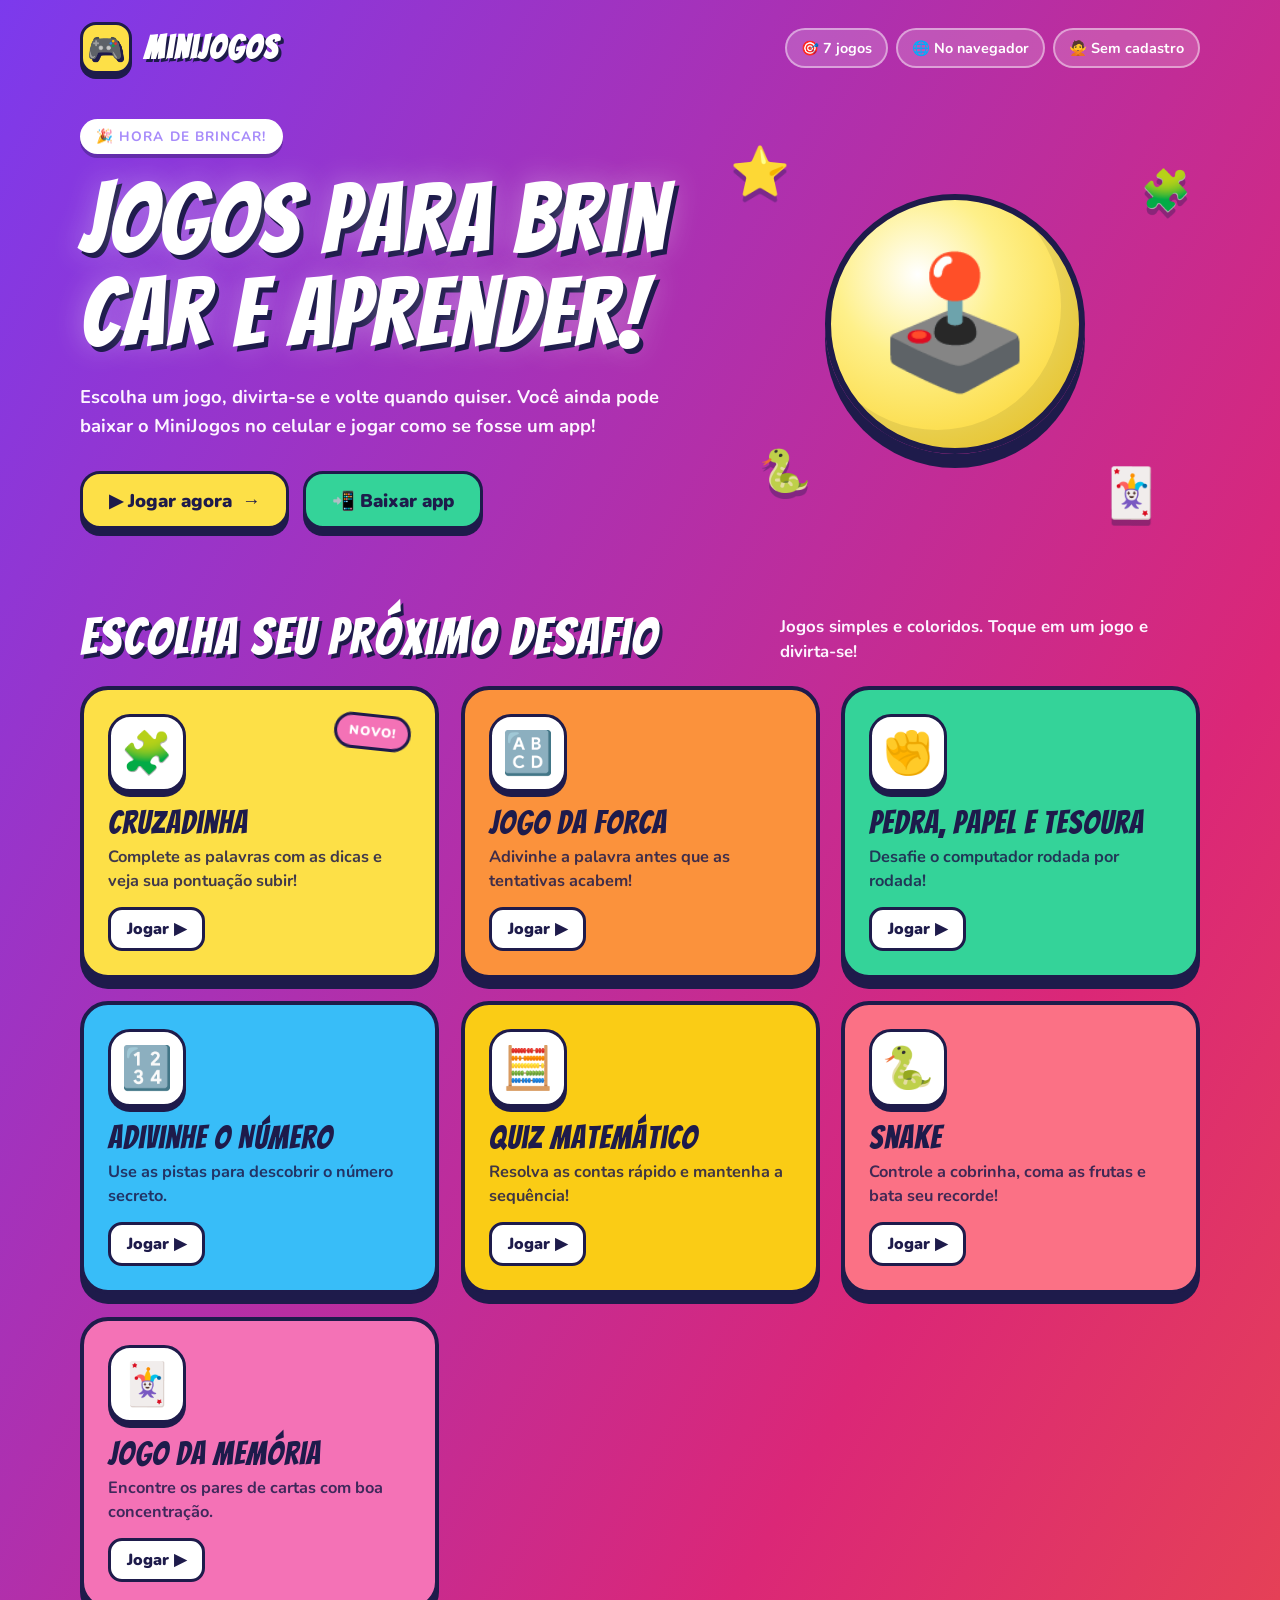
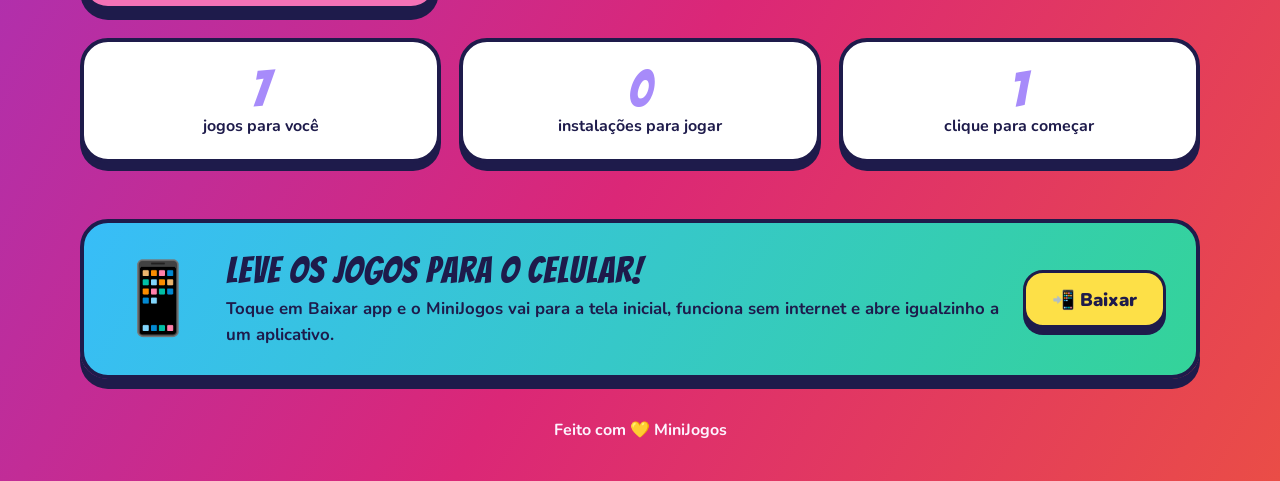
<file: minijogos/index.html>
<!DOCTYPE html>
<html lang="pt-BR">
<head>
  <meta charset="UTF-8" />
  <meta name="viewport" content="width=device-width, initial-scale=1.0, viewport-fit=cover" />
  <title>MiniJogos - Jogos para crianças</title>
  <meta name="description" content="Jogos rápidos e divertidos para crianças. Jogue no navegador ou instale como app." />
  <meta name="theme-color" content="#7c3aed" />
  <meta name="apple-mobile-web-app-capable" content="yes" />
  <meta name="apple-mobile-web-app-title" content="MiniJogos" />
  <link rel="manifest" href="manifest.json" />
  <link rel="icon" href="icons/icon-192.png" />
  <link rel="apple-touch-icon" href="icons/icon-192.png" />
  <link href="https://fonts.googleapis.com/css2?family=Bangers&family=Nunito:wght@400;700;900&display=swap" rel="stylesheet" />
  <script src="pwa.js" defer></script>
  <style>
    *, *::before, *::after { box-sizing: border-box; }

    :root {
      --ink: #1e1b4b;
      --white: #ffffff;
      --yellow: #fde047;
      --pink: #f472b6;
      --sky: #38bdf8;
      --green: #34d399;
      --purple: #a78bfa;
      --radius: 28px;
    }

    html { -webkit-text-size-adjust: 100%; }

    body {
      margin: 0;
      min-height: 100vh;
      font-family: 'Nunito', 'Segoe UI', Arial, sans-serif;
      font-weight: 700;
      color: var(--white);
      background: linear-gradient(120deg, #7c3aed, #db2777, #f97316, #facc15, #22c55e, #38bdf8, #7c3aed);
      background-size: 400% 400%;
      animation: gradiente 18s ease infinite;
      overflow-x: hidden;
    }

    /* ---------- Fundo com bolhas flutuantes ---------- */
    .bolhas { position: fixed; inset: 0; pointer-events: none; z-index: 0; overflow: hidden; }
    .bolhas span {
      position: absolute;
      bottom: -80px;
      font-size: 2.2rem;
      opacity: 0.55;
      animation: subirBolha linear infinite;
    }

    .shell {
      position: relative;
      z-index: 1;
      width: min(1120px, calc(100% - 32px));
      margin: 0 auto;
      padding: 22px 0 40px;
    }

    /* ---------- Topo ---------- */
    .topbar {
      display: flex;
      align-items: center;
      justify-content: space-between;
      gap: 16px;
      flex-wrap: wrap;
    }

    .brand {
      display: flex;
      align-items: center;
      gap: 12px;
      text-decoration: none;
      font-family: 'Bangers', cursive;
      font-size: 2rem;
      letter-spacing: 2px;
      color: var(--white);
      text-shadow: 3px 3px 0 var(--ink);
    }

    .brand-mark {
      width: 52px;
      height: 52px;
      display: grid;
      place-items: center;
      border-radius: 16px;
      background: var(--yellow);
      border: 3px solid var(--ink);
      box-shadow: 0 5px 0 var(--ink);
      font-size: 1.8rem;
      animation: balancar 2.4s ease-in-out infinite;
    }

    .nav { display: flex; gap: 8px; flex-wrap: wrap; }
    .nav span {
      padding: 8px 14px;
      border-radius: 999px;
      background: rgba(255, 255, 255, 0.18);
      border: 2px solid rgba(255, 255, 255, 0.45);
      font-size: 0.9rem;
    }

    /* ---------- Hero ---------- */
    .hero {
      display: grid;
      grid-template-columns: 1.1fr 0.9fr;
      gap: 30px;
      align-items: center;
      padding: 40px 0 20px;
    }

    .eyebrow {
      display: inline-block;
      padding: 8px 16px;
      border-radius: 999px;
      background: var(--white);
      color: var(--purple);
      font-size: 0.85rem;
      letter-spacing: 0.08em;
      text-transform: uppercase;
      box-shadow: 0 4px 0 rgba(30, 27, 75, 0.35);
      animation: entrar 0.6s ease both;
    }

    h1 {
      margin: 18px 0 0;
      font-family: 'Bangers', cursive;
      font-weight: 400;
      font-size: clamp(3rem, 8vw, 6rem);
      line-height: 0.98;
      letter-spacing: 2px;
      text-shadow: 4px 5px 0 var(--ink), 0 0 30px rgba(255, 255, 255, 0.35);
    }

    h1 .letra {
      display: inline-block;
      animation: entrar 0.5s ease both, onda 2.2s ease-in-out infinite;
      animation-delay: calc(var(--i) * 0.05s), calc(var(--i) * 0.08s);
    }

    .hero p {
      max-width: 580px;
      margin: 22px 0 0;
      font-size: 1.15rem;
      line-height: 1.6;
      color: #fdf4ff;
      animation: entrar 0.7s 0.3s ease both;
    }

    .hero-actions {
      display: flex;
      gap: 14px;
      flex-wrap: wrap;
      margin-top: 30px;
      animation: entrar 0.7s 0.45s ease both;
    }

    .btn {
      display: inline-flex;
      align-items: center;
      justify-content: center;
      gap: 10px;
      min-height: 58px;
      padding: 0 26px;
      border: 3px solid var(--ink);
      border-radius: 20px;
      font: inherit;
      font-size: 1.15rem;
      font-weight: 900;
      text-decoration: none;
      cursor: pointer;
      color: var(--ink);
      transition: transform 0.15s ease, box-shadow 0.15s ease;
    }

    .btn-main { background: var(--yellow); box-shadow: 0 7px 0 var(--ink); }
    .btn-app { background: var(--green); box-shadow: 0 7px 0 var(--ink); }

    .btn:hover { animation: balancar 0.5s ease; }
    .btn:active { transform: translateY(5px); box-shadow: 0 2px 0 var(--ink); }

    .btn .seta { display: inline-block; transition: transform 0.2s; }
    .btn:hover .seta { transform: translateX(5px); }

    /* ---------- Mascote ---------- */
    .mascote {
      position: relative;
      height: 420px;
      display: grid;
      place-items: center;
      animation: entrar 0.9s 0.2s ease both;
    }

    .mascote .corpo {
      width: 260px;
      height: 260px;
      display: grid;
      place-items: center;
      border-radius: 50%;
      background: radial-gradient(circle at 35% 30%, #fff 0, #fef08a 35%, #facc15 100%);
      border: 6px solid var(--ink);
      box-shadow: 0 14px 0 var(--ink), inset -18px -18px 0 rgba(0, 0, 0, 0.08);
      font-size: 8rem;
      animation: pular 1.8s ease-in-out infinite;
      cursor: pointer;
    }

    .mascote .corpo:hover { animation: balancar 0.5s ease; }

    .flutua {
      position: absolute;
      font-size: 3rem;
      filter: drop-shadow(0 6px 0 rgba(30, 27, 75, 0.35));
      animation: flutuar 3.2s ease-in-out infinite;
    }
    .flutua.a { top: 6%; left: 4%; animation-delay: 0s; }
    .flutua.b { top: 12%; right: 2%; animation-delay: 0.8s; font-size: 2.5rem; }
    .flutua.c { bottom: 8%; left: 10%; animation-delay: 1.6s; font-size: 2.6rem; }
    .flutua.d { bottom: 2%; right: 8%; animation-delay: 2.2s; }

    /* ---------- Seções ---------- */
    .section-head {
      display: flex;
      align-items: end;
      justify-content: space-between;
      gap: 18px;
      flex-wrap: wrap;
      margin: 56px 0 22px;
    }

    .section-head h2 {
      margin: 0;
      font-family: 'Bangers', cursive;
      font-weight: 400;
      font-size: clamp(2.2rem, 5vw, 3.2rem);
      letter-spacing: 2px;
      text-shadow: 3px 4px 0 var(--ink);
    }

    .section-head p {
      max-width: 420px;
      margin: 0;
      color: #fdf4ff;
      font-size: 1.05rem;
      line-height: 1.5;
    }

    /* ---------- Cards dos jogos ---------- */
    .games {
      display: grid;
      grid-template-columns: repeat(3, minmax(0, 1fr));
      gap: 22px;
    }

    .game-card {
      --c: var(--purple);
      position: relative;
      min-height: 250px;
      display: flex;
      flex-direction: column;
      justify-content: space-between;
      gap: 14px;
      padding: 24px;
      border: 4px solid var(--ink);
      border-radius: var(--radius);
      background: var(--c);
      color: var(--ink);
      text-decoration: none;
      box-shadow: 0 10px 0 var(--ink);
      overflow: hidden;
      animation: entrar 0.6s ease both;
      animation-delay: calc(var(--i, 0) * 0.09s + 0.3s);
      transition: transform 0.2s cubic-bezier(.34, 1.56, .64, 1), box-shadow 0.2s;
    }

    .game-card::after {
      content: "";
      position: absolute;
      top: -60%;
      left: -60%;
      width: 40%;
      height: 220%;
      background: rgba(255, 255, 255, 0.35);
      transform: rotate(25deg);
      transition: left 0.6s ease;
      pointer-events: none;
    }

    .game-card:hover {
      transform: translateY(-8px) rotate(-1.5deg);
      box-shadow: 0 18px 0 var(--ink);
    }

    .game-card:hover::after { left: 130%; }

    .game-card:active { transform: translateY(4px); box-shadow: 0 4px 0 var(--ink); }

    .game-card.destaque { --c: var(--yellow); }

    .card-top { display: flex; justify-content: space-between; align-items: flex-start; }

    .icon {
      width: 78px;
      height: 78px;
      display: grid;
      place-items: center;
      border-radius: 22px;
      background: var(--white);
      border: 3px solid var(--ink);
      font-size: 2.6rem;
      box-shadow: 0 5px 0 var(--ink);
    }

    .game-card:hover .icon { animation: balancar 0.6s ease; }

    .badge {
      padding: 6px 12px;
      border: 3px solid var(--ink);
      border-radius: 999px;
      background: var(--pink);
      color: var(--white);
      font-size: 0.8rem;
      font-weight: 900;
      letter-spacing: 0.06em;
      text-transform: uppercase;
      transform: rotate(6deg);
      animation: pulsar 1.4s ease-in-out infinite;
    }

    .game-card h3 {
      margin: 0 0 6px;
      font-family: 'Bangers', cursive;
      font-weight: 400;
      font-size: 2rem;
      letter-spacing: 1px;
      color: var(--ink);
    }

    .game-card p {
      margin: 0;
      font-size: 1.02rem;
      line-height: 1.45;
      font-weight: 700;
      color: rgba(30, 27, 75, 0.85);
    }

    .card-link {
      align-self: flex-start;
      padding: 8px 16px;
      border: 3px solid var(--ink);
      border-radius: 14px;
      background: var(--white);
      font-weight: 900;
    }

    /* ---------- Estatísticas ---------- */
    .stats {
      display: grid;
      grid-template-columns: repeat(3, 1fr);
      gap: 18px;
      margin-top: 28px;
    }

    .stat {
      padding: 22px;
      border: 4px solid var(--ink);
      border-radius: var(--radius);
      background: var(--white);
      color: var(--ink);
      text-align: center;
      box-shadow: 0 8px 0 var(--ink);
    }

    .stat strong {
      display: block;
      font-family: 'Bangers', cursive;
      font-weight: 400;
      font-size: 3.2rem;
      line-height: 1;
      color: var(--purple);
    }

    .stat span { font-size: 1rem; }

    /* ---------- App ---------- */
    .app-banner {
      display: grid;
      grid-template-columns: auto 1fr auto;
      align-items: center;
      gap: 24px;
      margin-top: 56px;
      padding: 28px 30px;
      border: 4px solid var(--ink);
      border-radius: var(--radius);
      background: linear-gradient(120deg, var(--sky), var(--green));
      color: var(--ink);
      box-shadow: 0 10px 0 var(--ink);
    }

    .app-banner .celular {
      font-size: 4.4rem;
      animation: balancar 2.2s ease-in-out infinite;
    }

    .app-banner h2 {
      margin: 0 0 6px;
      font-family: 'Bangers', cursive;
      font-weight: 400;
      font-size: 2.3rem;
      letter-spacing: 1px;
    }

    .app-banner p { margin: 0; font-size: 1.05rem; line-height: 1.5; }

    footer {
      margin-top: 40px;
      text-align: center;
      font-size: 1rem;
      color: #fdf4ff;
    }

    /* ---------- Confete ---------- */
    .confete {
      position: fixed;
      width: 12px;
      height: 16px;
      border-radius: 3px;
      border: 2px solid var(--ink);
      pointer-events: none;
      z-index: 999;
      transform: translate(-50%, -50%);
      animation: explodir 0.85s ease-out forwards;
    }

    /* ---------- Keyframes ---------- */
    @keyframes gradiente {
      0% { background-position: 0% 50%; }
      50% { background-position: 100% 50%; }
      100% { background-position: 0% 50%; }
    }
    @keyframes entrar {
      from { opacity: 0; transform: translateY(30px) scale(0.92); }
      to { opacity: 1; transform: none; }
    }
    @keyframes onda {
      0%, 100% { transform: translateY(0); }
      50% { transform: translateY(-10px); }
    }
    @keyframes pular {
      0%, 100% { transform: translateY(0) scale(1, 1); }
      20% { transform: translateY(0) scale(1.06, 0.94); }
      50% { transform: translateY(-26px) scale(0.97, 1.03); }
      80% { transform: translateY(0) scale(1.03, 0.97); }
    }
    @keyframes flutuar {
      0%, 100% { transform: translateY(0) rotate(-6deg); }
      50% { transform: translateY(-18px) rotate(8deg); }
    }
    @keyframes balancar {
      0%, 100% { transform: rotate(0); }
      25% { transform: rotate(-8deg); }
      75% { transform: rotate(8deg); }
    }
    @keyframes pulsar {
      0%, 100% { transform: rotate(6deg) scale(1); }
      50% { transform: rotate(6deg) scale(1.12); }
    }
    @keyframes subirBolha {
      from { transform: translateY(0) rotate(0); }
      to { transform: translateY(-115vh) rotate(360deg); }
    }
    @keyframes explodir {
      from { transform: translate(-50%, -50%) rotate(0); opacity: 1; }
      to {
        transform: translate(calc(-50% + var(--dx)), calc(-50% + var(--dy))) rotate(var(--rot));
        opacity: 0;
      }
    }

    /* ---------- Responsivo ---------- */
    @media (max-width: 900px) {
      .hero { grid-template-columns: 1fr; text-align: center; }
      .hero p { margin-inline: auto; }
      .hero-actions { justify-content: center; }
      .mascote { height: 340px; }
      .mascote .corpo { width: 210px; height: 210px; font-size: 6.5rem; }
      .games { grid-template-columns: repeat(2, minmax(0, 1fr)); }
    }

    @media (max-width: 640px) {
      .shell { width: calc(100% - 24px); padding-top: 14px; }
      .brand { font-size: 1.6rem; }
      .brand-mark { width: 44px; height: 44px; font-size: 1.4rem; }
      .nav span { font-size: 0.78rem; padding: 6px 10px; }
      .games { grid-template-columns: 1fr; }
      .game-card { min-height: 200px; }
      .btn { width: 100%; }
      .stats { grid-template-columns: 1fr; }
      .app-banner { grid-template-columns: 1fr; text-align: center; }
      .app-banner .celular { font-size: 3.2rem; }
      .section-head { align-items: flex-start; flex-direction: column; }
    }

    /* Respeita quem prefere menos movimento */
    @media (prefers-reduced-motion: reduce) {
      *, *::before, *::after {
        animation-duration: 0.01ms !important;
        animation-iteration-count: 1 !important;
        transition-duration: 0.01ms !important;
      }
      .bolhas { display: none; }
    }
  </style>
</head>
<body>
  <div class="bolhas" aria-hidden="true">
    <span style="left:5%; animation-duration:14s; animation-delay:0s">⭐</span>
    <span style="left:18%; animation-duration:18s; animation-delay:3s">🎈</span>
    <span style="left:33%; animation-duration:12s; animation-delay:1s">🌈</span>
    <span style="left:48%; animation-duration:20s; animation-delay:6s">🍭</span>
    <span style="left:62%; animation-duration:15s; animation-delay:2s">🦄</span>
    <span style="left:76%; animation-duration:17s; animation-delay:5s">🚀</span>
    <span style="left:89%; animation-duration:13s; animation-delay:4s">🐶</span>
    <span style="left:95%; animation-duration:19s; animation-delay:8s">🍎</span>
  </div>

  <div class="shell">
    <header class="topbar">
      <a class="brand" href="index.html" aria-label="MiniJogos, página inicial">
        <span class="brand-mark">🎮</span>
        <span>MiniJogos</span>
      </a>
      <nav class="nav" aria-label="Destaques">
        <span>🎯 7 jogos</span>
        <span>🌐 No navegador</span>
        <span>🙅 Sem cadastro</span>
      </nav>
    </header>

    <main>
      <section class="hero" aria-labelledby="titulo">
        <div>
          <div class="eyebrow">🎉 Hora de brincar!</div>
          <h1 id="titulo" data-texto="Jogos para brincar e aprender!">Jogos para brincar e aprender!</h1>
          <p>Escolha um jogo, divirta-se e volte quando quiser. Você ainda pode baixar o MiniJogos no celular e jogar como se fosse um app!</p>
          <div class="hero-actions">
            <a class="btn btn-main" href="cruzadinha.html">▶ Jogar agora <span class="seta">→</span></a>
            <button class="btn btn-app" type="button" onclick="window.mjInstalar && window.mjInstalar()">📲 Baixar app</button>
          </div>
        </div>

        <div class="mascote" aria-hidden="true">
          <div class="corpo">🕹️</div>
          <span class="flutua a">⭐</span>
          <span class="flutua b">🧩</span>
          <span class="flutua c">🐍</span>
          <span class="flutua d">🃏</span>
        </div>
      </section>

      <section id="jogos" aria-labelledby="catalogo">
        <div class="section-head">
          <h2 id="catalogo">Escolha seu próximo desafio</h2>
          <p>Jogos simples e coloridos. Toque em um jogo e divirta-se!</p>
        </div>

        <div class="games">
          <a class="game-card destaque" href="cruzadinha.html" style="--i:0">
            <div class="card-top">
              <span class="icon">🧩</span>
              <span class="badge">Novo!</span>
            </div>
            <div>
              <h3>Cruzadinha</h3>
              <p>Complete as palavras com as dicas e veja sua pontuação subir!</p>
            </div>
            <span class="card-link">Jogar ▶</span>
          </a>

          <a class="game-card" href="forca.html" style="--i:1; --c:#fb923c">
            <div class="card-top"><span class="icon">🔠</span></div>
            <div>
              <h3>Jogo da Forca</h3>
              <p>Adivinhe a palavra antes que as tentativas acabem!</p>
            </div>
            <span class="card-link">Jogar ▶</span>
          </a>

          <a class="game-card" href="pedra_papel_tesoura.html" style="--i:2; --c:#34d399">
            <div class="card-top"><span class="icon">✊</span></div>
            <div>
              <h3>Pedra, Papel e Tesoura</h3>
              <p>Desafie o computador rodada por rodada!</p>
            </div>
            <span class="card-link">Jogar ▶</span>
          </a>

          <a class="game-card" href="adivinhe.html" style="--i:3; --c:#38bdf8">
            <div class="card-top"><span class="icon">🔢</span></div>
            <div>
              <h3>Adivinhe o Número</h3>
              <p>Use as pistas para descobrir o número secreto.</p>
            </div>
            <span class="card-link">Jogar ▶</span>
          </a>

          <a class="game-card" href="quiz.html" style="--i:4; --c:#facc15">
            <div class="card-top"><span class="icon">🧮</span></div>
            <div>
              <h3>Quiz Matemático</h3>
              <p>Resolva as contas rápido e mantenha a sequência!</p>
            </div>
            <span class="card-link">Jogar ▶</span>
          </a>

          <a class="game-card" href="snake.html" style="--i:5; --c:#fb7185">
            <div class="card-top"><span class="icon">🐍</span></div>
            <div>
              <h3>Snake</h3>
              <p>Controle a cobrinha, coma as frutas e bata seu recorde!</p>
            </div>
            <span class="card-link">Jogar ▶</span>
          </a>

          <a class="game-card" href="memoria.html" style="--i:6; --c:#f472b6">
            <div class="card-top"><span class="icon">🃏</span></div>
            <div>
              <h3>Jogo da Memória</h3>
              <p>Encontre os pares de cartas com boa concentração.</p>
            </div>
            <span class="card-link">Jogar ▶</span>
          </a>
        </div>

        <div class="stats" aria-label="Destaques">
          <div class="stat"><strong data-count="7">7</strong><span>jogos para você</span></div>
          <div class="stat"><strong>0</strong><span>instalações para jogar</span></div>
          <div class="stat"><strong>1</strong><span>clique para começar</span></div>
        </div>

        <div class="app-banner">
          <span class="celular" aria-hidden="true">📱</span>
          <div>
            <h2>Leve os jogos para o celular!</h2>
            <p>Toque em <strong>Baixar app</strong> e o MiniJogos vai para a tela inicial, funciona sem internet e abre igualzinho a um aplicativo.</p>
          </div>
          <button class="btn btn-main" type="button" onclick="window.mjInstalar && window.mjInstalar()">📲 Baixar</button>
        </div>
      </section>
    </main>

    <footer>Feito com 💛 MiniJogos</footer>
  </div>

  <script>
    // Letras que sobem uma de cada vez no título
    (function () {
      const h1 = document.getElementById('titulo');
      const texto = h1.dataset.texto;
      h1.setAttribute('aria-label', texto);
      h1.textContent = '';
      [...texto].forEach((ch, i) => {
        const s = document.createElement('span');
        s.className = 'letra';
        s.style.setProperty('--i', i);
        s.setAttribute('aria-hidden', 'true');
        s.textContent = ch === ' ' ? '\u00A0' : ch;
        h1.appendChild(s);
      });
    })();

    // Contagem animada da estatística
    document.querySelectorAll('[data-count]').forEach((el) => {
      const fim = Number(el.dataset.count);
      let n = 0;
      el.textContent = '0';
      const t = setInterval(() => {
        n++;
        el.textContent = n;
        if (n >= fim) clearInterval(t);
      }, 160);
    });

    // Confete ao tocar em um jogo
    function explodir(x, y, cor) {
      const cores = [cor, '#fde047', '#f472b6', '#34d399', '#60a5fa', '#ffffff'];
      for (let i = 0; i < 22; i++) {
        const p = document.createElement('span');
        p.className = 'confete';
        p.style.left = x + 'px';
        p.style.top = y + 'px';
        p.style.background = cores[i % cores.length];
        const ang = Math.random() * Math.PI * 2;
        const dist = 70 + Math.random() * 140;
        p.style.setProperty('--dx', Math.cos(ang) * dist + 'px');
        p.style.setProperty('--dy', Math.sin(ang) * dist + 'px');
        p.style.setProperty('--rot', (Math.random() * 720 - 360) + 'deg');
        document.body.appendChild(p);
        setTimeout(() => p.remove(), 900);
      }
    }

    document.querySelectorAll('.game-card').forEach((card) => {
      card.addEventListener('click', (e) => {
        if (e.ctrlKey || e.metaKey || e.shiftKey) return;
        e.preventDefault();
        const r = card.getBoundingClientRect();
        const cor = getComputedStyle(card).getPropertyValue('--c').trim();
        explodir(r.left + r.width / 2, r.top + r.height / 2, cor);
        const destino = card.getAttribute('href');
        setTimeout(() => { location.href = destino; }, 420);
      });
    });
  </script>
</body>
</html>
</file>
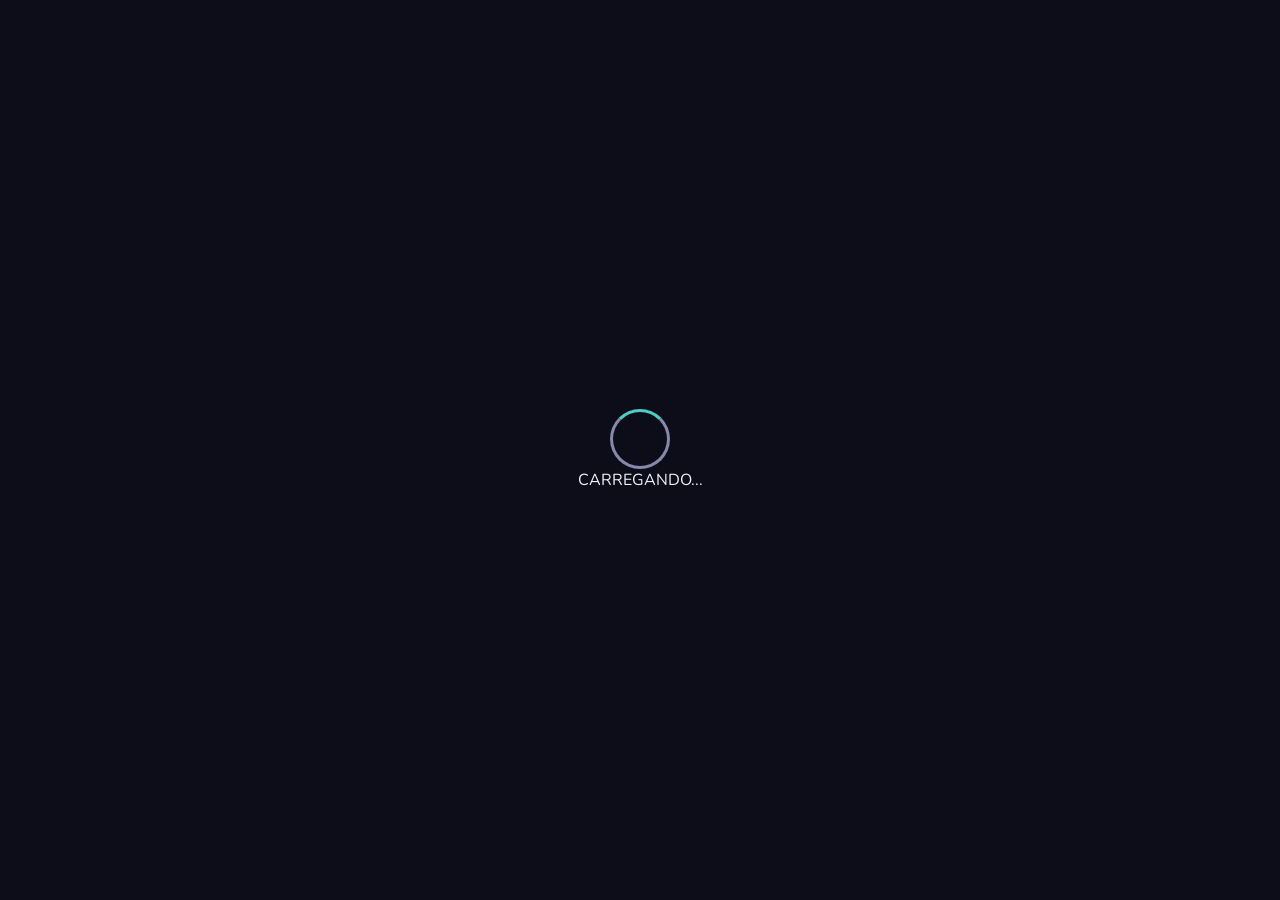
<file: minijogos/adivinhe.html>
<!DOCTYPE html>
<html lang="pt-BR">
<head>
  <meta charset="UTF-8" />
  <meta name="viewport" content="width=device-width, initial-scale=1.0, viewport-fit=cover" />
  <title>Adivinhe o Número</title>
  <link href="https://fonts.googleapis.com/css2?family=Bangers&family=Nunito:wght@400;600;800&display=swap" rel="stylesheet" />
  <style>
    *, *::before, *::after { box-sizing: border-box; margin: 0; padding: 0; }

    :root {
      --bg: #0d0d1a;
      --card-bg: #16162a;
      --accent: #4ecdc4;
      --text: #f0f0f8;
      --muted: #8888aa;
      --green: #4ecdc4;
      --red: #ff4757;
      --warm: #ff6b35;
      --cold: #4ea8de;
    }

    body {
      background: var(--bg);
      color: var(--text);
      font-family: 'Nunito', sans-serif;
      min-height: 100vh;
      display: flex;
      flex-direction: column;
      align-items: center;
      padding: 1.5rem 1rem 3rem;
      position: relative;
      overflow-x: hidden;
    }

    /* Campo estrelado animado */
    .stars-bg {
      position: fixed;
      top: 0;
      left: 0;
      width: 100%;
      height: 100%;
      overflow: hidden;
      z-index: -1;
    }

    .star {
      position: absolute;
      background: white;
      border-radius: 50%;
      animation: twinkle 4s infinite;
    }

    .star.small {
      width: 1px;
      height: 1px;
      animation-duration: 2s;
    }

    .star.medium {
      width: 2px;
      height: 2px;
      animation-duration: 3s;
    }

    .star.large {
      width: 3px;
      height: 3px;
      animation-duration: 4s;
    }

    @keyframes twinkle {
      0%, 100% { opacity: 0.3; }
      50% { opacity: 1; }
    }

    /* Tela de carregamento */
    .loading-screen {
      position: fixed;
      top: 0;
      left: 0;
      width: 100%;
      height: 100%;
      background: var(--bg);
      display: flex;
      flex-direction: column;
      justify-content: center;
      align-items: center;
      z-index: 9999;
      transition: opacity 0.5s ease-out;
    }

    .loading-screen.hidden {
      opacity: 0;
      pointer-events: none;
    }

    .loader {
      width: 60px;
      height: 60px;
      border: 3px solid var(--muted);
      border-top: 3px solid var(--accent);
      border-radius: 50%;
      animation: spin 1s linear infinite;
    }

    @keyframes spin {
      0% { transform: rotate(0deg); }
      100% { transform: rotate(360deg); }
    }

    nav { 
      width: 100%; 
      max-width: 580px; 
      margin-bottom: 1.5rem;
      animation: slideDown 0.8s ease-out;
    }

    @keyframes slideDown {
      from {
        opacity: 0;
        transform: translateY(-30px);
      }
      to {
        opacity: 1;
        transform: translateY(0);
      }
    }

    nav a {
      color: var(--muted);
      text-decoration: none;
      font-weight: 600;
      font-size: 0.9rem;
      letter-spacing: 1px;
      transition: all 0.3s ease;
      position: relative;
    }

    nav a::before {
      content: '';
      position: absolute;
      bottom: -2px;
      left: 0;
      width: 0;
      height: 2px;
      background: var(--accent);
      transition: width 0.3s ease;
    }

    nav a:hover { 
      color: var(--accent);
      transform: translateX(5px);
    }
    
    nav a:hover::before {
      width: 100%;
    }

    h1 {
      font-family: 'Bangers', cursive;
      font-size: 3rem;
      color: var(--accent);
      letter-spacing: 3px;
      margin-bottom: 0.25rem;
      animation: slideDown 0.8s ease-out 0.2s both;
      text-shadow: 0 0 20px rgba(78,205,196,0.5);
    }

    .subtitle {
      color: var(--muted);
      font-size: 0.9rem;
      margin-bottom: 1.5rem;
      font-weight: 600;
      animation: slideDown 0.8s ease-out 0.4s both;
    }

    .game-box {
      background: var(--card-bg);
      border-radius: 20px;
      border: 2px solid var(--accent);
      padding: 2rem 1.5rem;
      max-width: 580px;
      width: 100%;
      display: flex;
      flex-direction: column;
      align-items: center;
      gap: 1.5rem;
      animation: slideUp 0.8s ease-out 0.6s both;
      position: relative;
      overflow: hidden;
    }

    @keyframes slideUp {
      from {
        opacity: 0;
        transform: translateY(50px);
      }
      to {
        opacity: 1;
        transform: translateY(0);
      }
    }

    .game-box::before {
      content: '';
      position: absolute;
      top: -50%;
      left: -50%;
      width: 200%;
      height: 200%;
      background: radial-gradient(circle, rgba(78,205,196,0.1), transparent);
      animation: rotate 20s linear infinite;
    }

    @keyframes rotate {
      0% { transform: rotate(0deg); }
      100% { transform: rotate(360deg); }
    }

    /* Thermometer */
    .thermo-wrap {
      display: flex;
      flex-direction: column;
      align-items: center;
      gap: 0.5rem;
      animation: slideUp 0.8s ease-out 0.8s both;
    }

    .thermo-bar {
      width: 280px;
      height: 24px;
      border-radius: 50px;
      background: linear-gradient(to right, var(--cold), #4a90e2, #a855f7, #ff6b35, var(--warm));
      position: relative;
      border: 2px solid #333355;
      overflow: hidden;
      box-shadow: 0 4px 15px rgba(0,0,0,0.3);
    }

    .thermo-bar::before {
      content: '';
      position: absolute;
      top: 0;
      left: -100%;
      width: 100%;
      height: 100%;
      background: linear-gradient(90deg, transparent, rgba(255,255,255,0.3), transparent);
      animation: shimmer 3s infinite;
    }

    @keyframes shimmer {
      0% { left: -100%; }
      100% { left: 100%; }
    }

    .thermo-cursor {
      position: absolute;
      top: -6px;
      width: 8px;
      height: 36px;
      background: linear-gradient(to bottom, #fff, #4ecdc4);
      border-radius: 4px;
      transform: translateX(-50%);
      transition: all 0.8s cubic-bezier(0.25, 0.46, 0.45, 0.94);
      box-shadow: 
        0 0 15px rgba(255,255,255,0.8),
        0 0 30px rgba(78,205,196,0.6);
      z-index: 2;
    }

    .thermo-cursor.hot {
      background: linear-gradient(to bottom, #fff, #ff6b35);
      box-shadow: 
        0 0 15px rgba(255,107,53,0.8),
        0 0 30px rgba(255,107,53,0.6);
      animation: cursorGlow 1s ease-in-out infinite alternate;
    }

    .thermo-cursor.warm {
      background: linear-gradient(to bottom, #fff, #f7c948);
      box-shadow: 
        0 0 12px rgba(247,201,72,0.6),
        0 0 25px rgba(247,201,72,0.4);
    }

    .thermo-cursor.cold {
      background: linear-gradient(to bottom, #fff, #4ea8de);
      box-shadow: 
        0 0 12px rgba(78,168,222,0.6),
        0 0 25px rgba(78,168,222,0.4);
    }

    .thermo-cursor.freezing {
      background: linear-gradient(to bottom, #fff, #4ea8de);
      box-shadow: 
        0 0 20px rgba(78,168,222,0.8),
        0 0 40px rgba(78,168,222,0.6);
      animation: cursorGlow 1s ease-in-out infinite alternate;
    }

    @keyframes cursorGlow {
      from { box-shadow: 0 0 15px currentColor, 0 0 30px currentColor; }
      to { box-shadow: 0 0 25px currentColor, 0 0 50px currentColor; }
    }

    .thermo-label {
      font-size: 0.8rem;
      color: var(--muted);
      letter-spacing: 2px;
      font-weight: 600;
      text-transform: uppercase;
      animation: slideUp 0.8s ease-out 1s both;
    }

    .thermo-ends {
      width: 280px;
      display: flex;
      justify-content: space-between;
      font-size: 0.75rem;
      color: var(--muted);
      font-weight: 600;
      animation: slideUp 0.8s ease-out 1.2s both;
    }

    /* Hint display */
    .hint-bubble {
      font-size: 1.5rem;
      font-weight: 800;
      text-align: center;
      padding: 0.75rem 2rem;
      border-radius: 50px;
      min-width: 200px;
      transition: all 0.4s cubic-bezier(0.175, 0.885, 0.32, 1.275);
      letter-spacing: 1px;
      animation: slideUp 0.8s ease-out 1.4s both;
      position: relative;
      z-index: 1;
    }

    .hint-bubble.bounce {
      animation: bubbleBounce 0.6s ease-out;
    }

    @keyframes bubbleBounce {
      0% { transform: scale(1); }
      30% { transform: scale(1.15); }
      60% { transform: scale(0.95); }
      100% { transform: scale(1); }
    }

    .hint-bubble.start { 
      background: #1e1e38; 
      color: var(--muted);
      border: 2px solid #333355;
    }
    
    .hint-bubble.hot { 
      background: rgba(255,107,53,0.2); 
      color: var(--warm); 
      border: 2px solid var(--warm);
      box-shadow: 0 0 30px rgba(255,107,53,0.3);
      animation: hotPulse 1s ease-in-out infinite;
    }

    @keyframes hotPulse {
      0%, 100% { 
        box-shadow: 0 0 30px rgba(255,107,53,0.3);
        transform: scale(1);
      }
      50% { 
        box-shadow: 0 0 50px rgba(255,107,53,0.5);
        transform: scale(1.02);
      }
    }
    
    .hint-bubble.warm { 
      background: rgba(247,201,72,0.15); 
      color: #f7c948; 
      border: 2px solid #f7c948;
      box-shadow: 0 0 20px rgba(247,201,72,0.2);
    }
    
    .hint-bubble.cold { 
      background: rgba(78,168,222,0.15); 
      color: var(--cold); 
      border: 2px solid var(--cold);
      box-shadow: 0 0 20px rgba(78,168,222,0.2);
    }
    
    .hint-bubble.freezing { 
      background: rgba(78,168,222,0.25); 
      color: #a8d8ff; 
      border: 2px solid var(--cold);
      box-shadow: 0 0 30px rgba(78,168,222,0.3);
      animation: coldShake 0.5s ease-in-out infinite;
    }

    @keyframes coldShake {
      0%, 100% { transform: translateX(0); }
      25% { transform: translateX(-2px); }
      75% { transform: translateX(2px); }
    }
    
    .hint-bubble.win { 
      background: rgba(78,205,196,0.2); 
      color: var(--green); 
      border: 2px solid var(--green);
      box-shadow: 0 0 40px rgba(78,205,196,0.5);
      animation: winPulse 1.5s ease-in-out infinite;
    }

    @keyframes winPulse {
      0%, 100% { 
        transform: scale(1);
        box-shadow: 0 0 40px rgba(78,205,196,0.5);
      }
      50% { 
        transform: scale(1.05);
        box-shadow: 0 0 60px rgba(78,205,196,0.8);
      }
    }

    /* Input area */
    .input-row {
      display: flex;
      gap: 0.75rem;
      align-items: center;
      animation: slideUp 0.8s ease-out 1.6s both;
    }

    .num-input {
      width: 110px;
      padding: 0.7rem 1rem;
      border-radius: 12px;
      border: 2px solid #333355;
      background: #1e1e38;
      color: var(--text);
      font-family: 'Nunito', sans-serif;
      font-weight: 800;
      font-size: 1.2rem;
      text-align: center;
      outline: none;
      transition: all 0.3s ease;
      position: relative;
      overflow: hidden;
    }

    .num-input::before {
      content: '';
      position: absolute;
      top: 50%;
      left: 50%;
      width: 0;
      height: 0;
      background: radial-gradient(circle, rgba(78,205,196,0.3), transparent);
      border-radius: 50%;
      transition: all 0.4s ease;
      transform: translate(-50%, -50%);
    }

    .num-input:focus { 
      border-color: var(--accent);
      transform: scale(1.02);
      box-shadow: 0 0 20px rgba(78,205,196,0.3);
    }

    .num-input:focus::before {
      width: 100%;
      height: 100%;
    }

    .num-input.error {
      border-color: #ff4757;
      animation: shake 0.5s ease-in-out;
    }

    @keyframes shake {
      0%, 100% { transform: translateX(0); }
      25% { transform: translateX(-5px); }
      75% { transform: translateX(5px); }
    }

    .guess-btn {
      padding: 0.7rem 1.8rem;
      border-radius: 50px;
      border: none;
      background: var(--accent);
      color: #001a1a;
      font-family: 'Nunito', sans-serif;
      font-weight: 800;
      font-size: 1rem;
      cursor: pointer;
      transition: all 0.3s ease;
      letter-spacing: 1px;
      position: relative;
      overflow: hidden;
    }

    .guess-btn::before {
      content: '';
      position: absolute;
      top: 50%;
      left: 50%;
      width: 0;
      height: 0;
      background: rgba(255,255,255,0.3);
      border-radius: 50%;
      transition: all 0.5s ease;
      transform: translate(-50%, -50%);
    }

    .guess-btn:hover { 
      filter: brightness(1.15); 
      transform: scale(1.04) translateY(-2px);
      box-shadow: 0 10px 25px rgba(78,205,196,0.4);
    }

    .guess-btn:hover::before {
      width: 300%;
      height: 300%;
    }

    .guess-btn:disabled { 
      opacity: 0.4; 
      cursor: default; 
      transform: scale(0.95);
    }

    .guess-btn:active {
      transform: scale(0.98);
    }

    /* Attempts */
    .attempts-row {
      display: flex;
      align-items: center;
      gap: 0.5rem;
      color: var(--muted);
      font-size: 0.9rem;
      font-weight: 600;
      animation: slideUp 0.8s ease-out 1.8s both;
    }

    .attempts-count {
      font-family: 'Bangers', cursive;
      font-size: 1.8rem;
      color: var(--text);
      line-height: 1;
      transition: all 0.3s ease;
    }

    .attempts-count.pulse {
      animation: countPulse 0.6s ease-out;
    }

    @keyframes countPulse {
      0% { transform: scale(1); }
      50% { transform: scale(1.2); }
      100% { transform: scale(1); }
    }

    /* Guess history */
    .history-wrap {
      width: 100%;
      animation: slideUp 0.8s ease-out 2s both;
    }

    .history-title {
      font-size: 0.75rem;
      color: var(--muted);
      text-transform: uppercase;
      letter-spacing: 2px;
      font-weight: 600;
      margin-bottom: 0.75rem;
    }

    .guesses-grid {
      display: flex;
      flex-wrap: wrap;
      gap: 6px;
    }

    .guess-chip {
      padding: 4px 12px;
      border-radius: 50px;
      font-weight: 800;
      font-size: 0.9rem;
      transition: all 0.3s ease;
      animation: chipSlideIn 0.5s ease-out;
      position: relative;
      overflow: hidden;
    }

    .guess-chip::before {
      content: '';
      position: absolute;
      top: 0;
      left: -100%;
      width: 100%;
      height: 100%;
      background: linear-gradient(90deg, transparent, rgba(255,255,255,0.2), transparent);
      transition: left 0.6s ease;
    }

    .guess-chip:hover::before {
      left: 100%;
    }

    .guess-chip.hot { 
      background: rgba(255,107,53,0.25); 
      color: var(--warm); 
      border: 1.5px solid var(--warm);
      box-shadow: 0 4px 15px rgba(255,107,53,0.3);
    }
    
    .guess-chip.warm { 
      background: rgba(247,201,72,0.2); 
      color: #f7c948; 
      border: 1.5px solid #f7c948;
      box-shadow: 0 4px 15px rgba(247,201,72,0.2);
    }
    
    .guess-chip.cold { 
      background: rgba(78,168,222,0.2); 
      color: var(--cold); 
      border: 1.5px solid var(--cold);
      box-shadow: 0 4px 15px rgba(78,168,222,0.2);
    }
    
    .guess-chip.freezing { 
      background: rgba(78,168,222,0.1); 
      color: #a8d8ff; 
      border: 1.5px solid var(--cold);
      box-shadow: 0 4px 15px rgba(78,168,222,0.3);
    }

    @keyframes chipSlideIn {
      from {
        opacity: 0;
        transform: translateX(-20px) scale(0.8);
      }
      to {
        opacity: 1;
        transform: translateX(0) scale(1);
      }
    }

    /* Range slider */
    .range-section {
      width: 100%;
      display: flex;
      flex-direction: column;
      align-items: center;
      gap: 0.5rem;
      animation: slideUp 0.8s ease-out 2.2s both;
    }

    .difficulty-label {
      font-size: 0.75rem;
      color: var(--muted);
      text-transform: uppercase;
      letter-spacing: 2px;
      font-weight: 600;
    }

    .diff-buttons {
      display: flex;
      gap: 8px;
    }

    .diff-btn {
      padding: 5px 16px;
      border-radius: 50px;
      border: 1.5px solid #333355;
      background: transparent;
      color: var(--muted);
      font-family: 'Nunito', sans-serif;
      font-weight: 600;
      font-size: 0.8rem;
      cursor: pointer;
      transition: all 0.3s ease;
      position: relative;
      overflow: hidden;
    }

    .diff-btn::before {
      content: '';
      position: absolute;
      top: 0;
      left: 0;
      width: 0;
      height: 100%;
      background: var(--accent);
      transition: width 0.3s ease;
      z-index: -1;
    }

    .diff-btn:hover, .diff-btn.active { 
      border-color: var(--accent); 
      color: var(--text);
      transform: translateY(-2px);
    }

    .diff-btn.active::before {
      width: 100%;
    }

    .new-game-btn {
      padding: 0.6rem 1.8rem;
      border-radius: 50px;
      border: 2px solid #333355;
      background: transparent;
      color: var(--muted);
      font-family: 'Nunito', sans-serif;
      font-weight: 600;
      font-size: 0.85rem;
      cursor: pointer;
      transition: all 0.3s ease;
      position: relative;
      overflow: hidden;
    }

    .new-game-btn::before {
      content: '';
      position: absolute;
      top: 50%;
      left: 50%;
      width: 0;
      height: 0;
      background: var(--accent);
      border-radius: 50%;
      transition: all 0.4s ease;
      transform: translate(-50%, -50%);
    }

    .new-game-btn:hover { 
      border-color: var(--accent); 
      color: var(--text);
      transform: translateY(-2px);
      box-shadow: 0 8px 20px rgba(78,205,196,0.3);
    }

    .new-game-btn:hover::before {
      width: 100%;
      height: 100%;
    }

    /* Partículas de efeito */
    .heat-particle {
      position: absolute;
      width: 4px;
      height: 4px;
      border-radius: 50%;
      pointer-events: none;
      animation: heatFloat 2s ease-out forwards;
    }

    @keyframes heatFloat {
      0% {
        opacity: 1;
        transform: translateY(0) scale(1);
      }
      100% {
        opacity: 0;
        transform: translateY(-50px) scale(0);
      }
    }

    /* Range slider */
    .range-section {
      width: 100%;
      display: flex;
      flex-direction: column;
      align-items: center;
      gap: 0.5rem;
    }

    .difficulty-label {
      font-size: 0.75rem;
      color: var(--muted);
      text-transform: uppercase;
      letter-spacing: 2px;
      font-weight: 600;
    }

    .diff-buttons {
      display: flex;
      gap: 8px;
    }

    .diff-btn {
      padding: 5px 16px;
      border-radius: 50px;
      border: 1.5px solid #333355;
      background: transparent;
      color: var(--muted);
      font-family: 'Nunito', sans-serif;
      font-weight: 600;
      font-size: 0.8rem;
      cursor: pointer;
      transition: all 0.2s;
    }
    .diff-btn:hover, .diff-btn.active { border-color: var(--accent); color: var(--accent); }

    .new-game-btn {
      padding: 0.6rem 1.8rem;
      border-radius: 50px;
      border: 2px solid #333355;
      background: transparent;
      color: var(--muted);
      font-family: 'Nunito', sans-serif;
      font-weight: 600;
      font-size: 0.85rem;
      cursor: pointer;
      transition: all 0.2s;
    }
    .new-game-btn:hover { border-color: var(--accent); color: var(--accent); }
  </style>
  <meta name="theme-color" content="#7c3aed" />
  <meta name="apple-mobile-web-app-capable" content="yes" />
  <link rel="manifest" href="manifest.json" />
  <link rel="apple-touch-icon" href="icons/icon-192.png" />
  <script src="pwa.js" defer></script>
</head>
<!-- Tela de carregamento -->
<div class="loading-screen" id="loading">
  <div class="loader"></div>
  <div class="loading-text">CARREGANDO...</div>
</div>

<!-- Campo estrelado animado -->
<div class="stars-bg" id="stars"></div>

<body>
  <nav><a href="index.html">← Voltar ao Menu</a></nav>
  <h1>🔢 Adivinhe o Número</h1>
  <p class="subtitle">Um número está escondido. Use as dicas quente/frio!</p>

  <div class="game-box">
    <!-- Difficulty -->
    <div>
      <div class="difficulty-label" style="text-align:center;margin-bottom:8px;">Dificuldade</div>
      <div class="diff-buttons">
        <button class="diff-btn active" onclick="setDiff(50, this)">Fácil (1–50)</button>
        <button class="diff-btn" onclick="setDiff(100, this)">Normal (1–100)</button>
        <button class="diff-btn" onclick="setDiff(200, this)">Difícil (1–200)</button>
      </div>
    </div>

    <!-- Thermometer -->
    <div class="thermo-wrap">
      <div class="thermo-label">Termômetro</div>
      <div class="thermo-bar">
        <div class="thermo-cursor" id="thermo-cursor" style="left:50%"></div>
      </div>
      <div class="thermo-ends">
        <span>❄️ Frio</span>
        <span>🔥 Quente</span>
      </div>
    </div>

    <!-- Hint -->
    <div class="hint-bubble start" id="hint-bubble">
      Adivinhe um número!
    </div>

    <!-- Input -->
    <div class="input-row">
      <input class="num-input" type="number" id="num-input" min="1" max="100" placeholder="?" />
      <button class="guess-btn" id="guess-btn" onclick="makeGuess()">Tentar</button>
    </div>

    <!-- Attempts -->
    <div class="attempts-row">
      <span class="attempts-count" id="attempts-count">0</span>
      <span>tentativa(s)</span>
    </div>

    <!-- History -->
    <div class="history-wrap">
      <div class="history-title">Tentativas anteriores</div>
      <div class="guesses-grid" id="guesses-grid"></div>
    </div>

    <button class="new-game-btn" onclick="newGame()">🔄 Novo Jogo</button>
  </div>

<script>
let secret = 0;
let maxNum = 100;
let attempts = 0;
let gameOver = false;
let guessHistory = [];

function setDiff(max, btn) {
  document.querySelectorAll('.diff-btn').forEach(b => b.classList.remove('active'));
  btn.classList.add('active');
  maxNum = max;
  document.getElementById('num-input').max = max;
  newGame();
}

function newGame() {
  secret = Math.floor(Math.random() * maxNum) + 1;
  attempts = 0;
  gameOver = false;
  guessHistory = [];

  document.getElementById('attempts-count').textContent = '0';
  document.getElementById('guesses-grid').innerHTML = '';
  document.getElementById('num-input').value = '';
  document.getElementById('num-input').disabled = false;
  document.getElementById('guess-btn').disabled = false;
  document.getElementById('num-input').min = 1;
  document.getElementById('num-input').max = maxNum;

  const hint = document.getElementById('hint-bubble');
  hint.textContent = `Adivinhe entre 1 e ${maxNum}!`;
  hint.className = 'hint-bubble start';

  document.getElementById('thermo-cursor').style.left = '50%';
}

function makeGuess() {
  if (gameOver) return;

  const input = document.getElementById('num-input');
  const guess = parseInt(input.value);

  if (isNaN(guess) || guess < 1 || guess > maxNum) {
    input.style.borderColor = '#ff4757';
    setTimeout(() => { input.style.borderColor = ''; }, 600);
    return;
  }

  attempts++;
  document.getElementById('attempts-count').textContent = attempts;

  const diff = Math.abs(guess - secret);
  const range = maxNum;
  const pct = diff / range;

  let hintText, hintClass, chipClass;
  let thermoPct;

  if (guess === secret) {
    hintText = `🎉 Acertou em ${attempts} tentativa${attempts > 1 ? 's' : ''}!`;
    hintClass = 'win';
    thermoPct = 100;
    gameOver = true;
    input.disabled = true;
    document.getElementById('guess-btn').disabled = true;
  } else {
    const direction = guess < secret ? '↑ mais alto' : '↓ mais baixo';

    if (pct <= 0.05) {
      hintText = `🔥🔥 QUEIMANDO! (${direction})`;
      hintClass = 'hot';
      chipClass = 'chip-hot';
      thermoPct = 95;
    } else if (pct <= 0.15) {
      hintText = `🔥 Muito quente! (${direction})`;
      hintClass = 'hot';
      chipClass = 'chip-hot';
      thermoPct = 75;
    } else if (pct <= 0.3) {
      hintText = `🌡️ Morno... (${direction})`;
      hintClass = 'warm';
      chipClass = 'chip-warm';
      thermoPct = 50;
    } else if (pct <= 0.5) {
      hintText = `❄️ Frio! (${direction})`;
      hintClass = 'cold';
      chipClass = 'chip-cold';
      thermoPct = 25;
    } else {
      hintText = `🧊 Congelando! (${direction})`;
      hintClass = 'freezing';
      chipClass = 'chip-freezing';
      thermoPct = 5;
    }
  }

  const hint = document.getElementById('hint-bubble');
  hint.textContent = hintText;
  hint.className = 'hint-bubble ' + hintClass;

  document.getElementById('thermo-cursor').style.left = thermoPct + '%';

  if (chipClass) {
    const chip = document.createElement('span');
    chip.className = 'guess-chip ' + chipClass;
    chip.textContent = guess;
    document.getElementById('guesses-grid').appendChild(chip);
    guessHistory.push(guess);
  }

  input.value = '';
  input.focus();
}

// Enter key
document.getElementById('num-input').addEventListener('keydown', e => {
  if (e.key === 'Enter') makeGuess();
});

// Criar campo estrelado
function createStars() {
  const starsContainer = document.getElementById('stars');
  const numberOfStars = 80;

  for (let i = 0; i < numberOfStars; i++) {
    const star = document.createElement('div');
    star.className = `star ${['small', 'medium', 'large'][Math.floor(Math.random() * 3)]}`;
    star.style.left = Math.random() * 100 + '%';
    star.style.top = Math.random() * 100 + '%';
    star.style.animationDelay = Math.random() * 4 + 's';
    starsContainer.appendChild(star);
  }
}

// Criar partículas de calor
function createHeatParticles(x, y, intensity = 1) {
  const colors = ['#ff6b35', '#f7c948', '#4ecdc4'];
  const particleCount = Math.floor(5 * intensity);
  
  for (let i = 0; i < particleCount; i++) {
    const particle = document.createElement('div');
    particle.className = 'heat-particle';
    particle.style.left = (x + Math.random() * 20 - 10) + 'px';
    particle.style.top = (y + Math.random() * 20 - 10) + 'px';
    particle.style.background = colors[Math.floor(Math.random() * colors.length)];
    particle.style.animationDuration = (1.5 + Math.random() * 1) + 's';
    
    document.body.appendChild(particle);
    
    setTimeout(() => {
      particle.remove();
    }, 2500);
  }
}

// Animações aprimoradas para dicas
function animateHint(hint, hintClass) {
  const hintBubble = document.getElementById('hint-bubble');
  hintBubble.classList.add('bounce');
  
  setTimeout(() => {
    hintBubble.classList.remove('bounce');
    hintBubble.classList.add(hintClass);
  }, 100);
}

// Animações aprimoradas para contagem de tentativas
function animateAttempts() {
  const countElement = document.getElementById('attempts-count');
  countElement.classList.add('pulse');
  
  setTimeout(() => {
    countElement.classList.remove('pulse');
  }, 600);
}

// Animações aprimoradas para termômetro
function animateThermo(cursor, hintClass) {
  const cursor = document.getElementById('thermo-cursor');
  cursor.classList.remove('hot', 'warm', 'cold', 'freezing');
  
  if (hintClass) {
    cursor.classList.add(hintClass.replace('hint-', ''));
  }
}

// Funções modificadas com animações
const originalSetDiff = setDiff;
setDiff = function(max, btn) {
  originalSetDiff(max, btn);
  createHeatParticles(window.innerWidth / 2, window.innerHeight / 2, 0.5);
  newGame();
};

const originalNewGame = newGame;
newGame = function() {
  originalNewGame();
  
  // Resetar animações
  const cursor = document.getElementById('thermo-cursor');
  cursor.classList.remove('hot', 'warm', 'cold', 'freezing');
  cursor.style.left = '50%';
  
  // Limpar histórico com animação
  const grid = document.getElementById('guesses-grid');
  grid.style.opacity = '0';
  
  setTimeout(() => {
    grid.innerHTML = '';
    grid.style.opacity = '1';
  }, 300);
};

const originalMakeGuess = makeGuess;
makeGuess = function() {
  const input = document.getElementById('num-input');
  const guess = parseInt(input.value);
  
  if (isNaN(guess) || guess < 1 || guess > maxNum) {
    input.classList.add('error');
    createHeatParticles(
      input.getBoundingClientRect().left + input.offsetWidth / 2,
      input.getBoundingClientRect().top + input.offsetHeight / 2,
      1
    );
    
    setTimeout(() => {
      input.classList.remove('error');
    }, 600);
    return;
  }
  
  originalMakeGuess();
  animateAttempts();
  
  // Criar partículas baseado na proximidade
  const rect = input.getBoundingClientRect();
  const diff = Math.abs(guess - secret);
  const intensity = 1 - (diff / maxNum);
  
  if (guess !== secret) {
    createHeatParticles(
      rect.left + rect.width / 2,
      rect.top + rect.height / 2,
      intensity
    );
  }
};

// Inicialização
window.addEventListener('load', function() {
  createStars();
  
  // Esconder tela de carregamento após 1 segundo
  setTimeout(() => {
    const loadingScreen = document.getElementById('loading');
    loadingScreen.classList.add('hidden');
  }, 1000);
});

newGame();
</script>
</body>
</html>
</file>
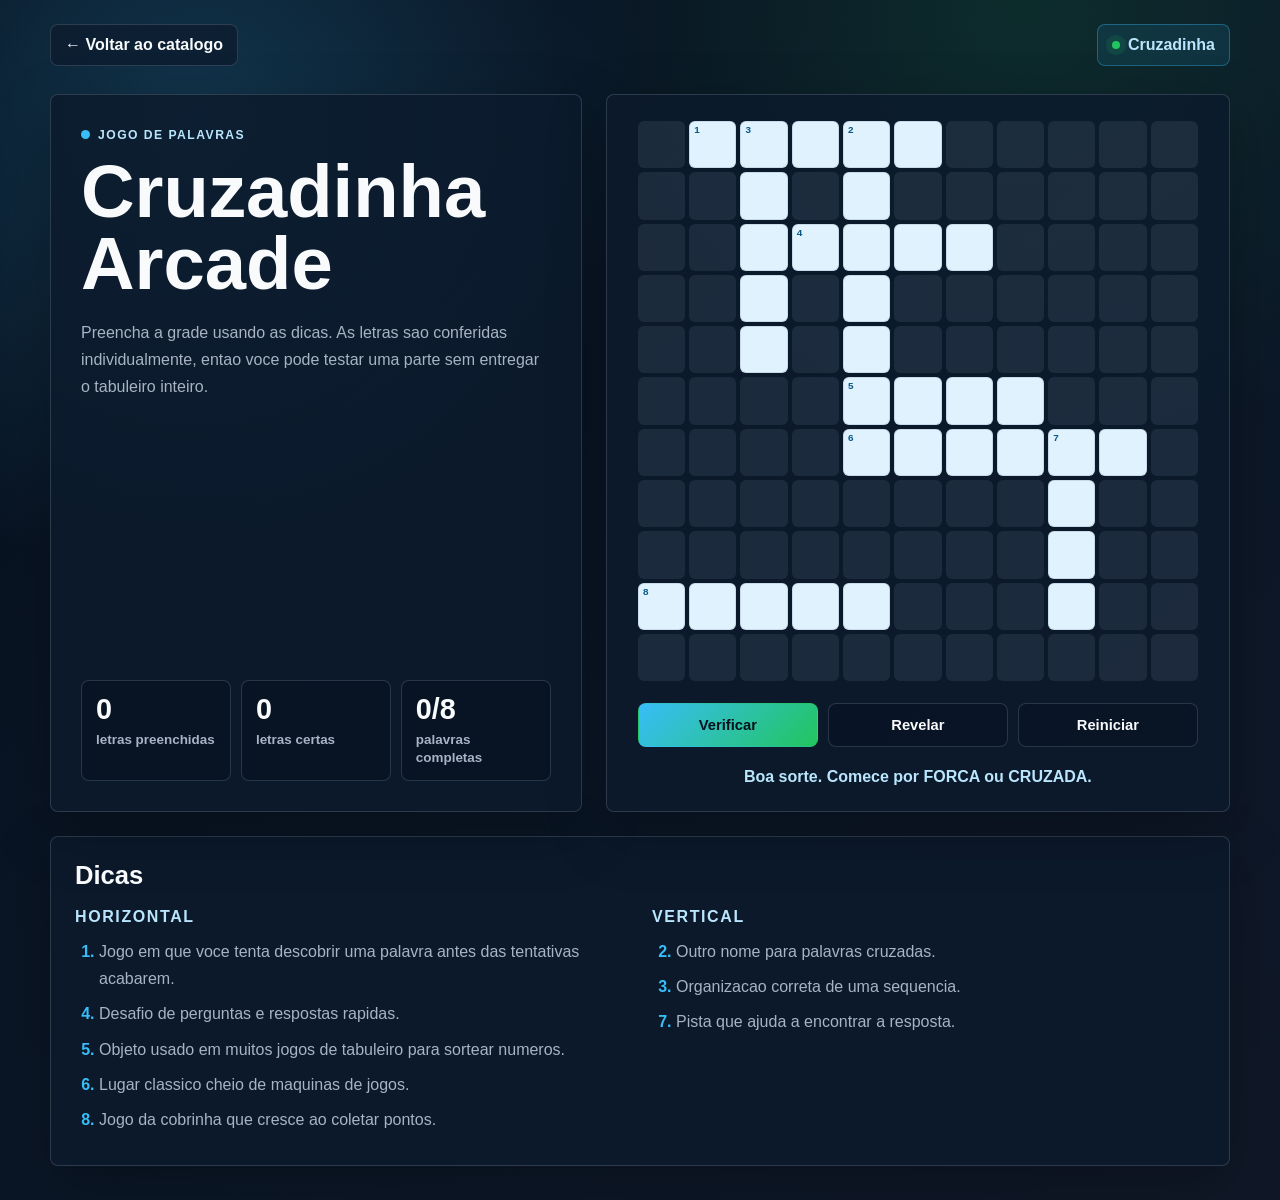
<file: minijogos/cruzadinha.html>
<!DOCTYPE html>
<html lang="pt-BR">
<head>
  <meta charset="UTF-8" />
  <meta name="viewport" content="width=device-width, initial-scale=1.0, viewport-fit=cover" />
  <title>Cruzadinha - MiniJogos</title>
  <style>
    *, *::before, *::after { box-sizing: border-box; }

    :root {
      --bg: #07111f;
      --panel: #0d1b2d;
      --panel-2: #12243a;
      --line: rgba(148, 163, 184, 0.24);
      --text: #f8fafc;
      --muted: #a8b3c5;
      --brand: #38bdf8;
      --brand-2: #22c55e;
      --bad: #fb7185;
      --warn: #f59e0b;
      --cell: #e0f2fe;
      --cell-text: #082f49;
    }

    body {
      margin: 0;
      min-height: 100vh;
      font-family: Inter, "Segoe UI", Arial, sans-serif;
      background:
        radial-gradient(circle at 15% 10%, rgba(56, 189, 248, 0.2), transparent 30%),
        radial-gradient(circle at 80% 0%, rgba(34, 197, 94, 0.13), transparent 30%),
        linear-gradient(135deg, #07111f 0%, #0b1727 55%, #101827 100%);
      color: var(--text);
    }

    .shell {
      width: min(1180px, calc(100% - 28px));
      margin: 0 auto;
      padding: 24px 0 34px;
    }

    .topbar {
      display: flex;
      align-items: center;
      justify-content: space-between;
      gap: 16px;
      margin-bottom: 28px;
    }

    .back {
      display: inline-flex;
      align-items: center;
      gap: 8px;
      min-height: 42px;
      padding: 0 14px;
      border: 1px solid var(--line);
      border-radius: 8px;
      color: var(--text);
      background: rgba(13, 27, 45, 0.72);
      text-decoration: none;
      font-weight: 800;
    }

    .status-pill {
      display: inline-flex;
      align-items: center;
      gap: 8px;
      min-height: 42px;
      padding: 0 14px;
      border-radius: 8px;
      border: 1px solid rgba(56, 189, 248, 0.35);
      color: #bae6fd;
      background: rgba(56, 189, 248, 0.1);
      font-weight: 900;
    }

    .status-pill::before {
      content: "";
      width: 8px;
      height: 8px;
      border-radius: 999px;
      background: var(--brand-2);
      box-shadow: 0 0 0 6px rgba(34, 197, 94, 0.12);
    }

    .hero {
      display: grid;
      grid-template-columns: 0.92fr 1.08fr;
      gap: 24px;
      align-items: stretch;
    }

    .intro,
    .game-panel,
    .clues {
      border: 1px solid var(--line);
      border-radius: 8px;
      background: rgba(13, 27, 45, 0.84);
      box-shadow: 0 20px 58px rgba(0, 0, 0, 0.26);
    }

    .intro {
      padding: 30px;
      display: flex;
      flex-direction: column;
      justify-content: space-between;
      gap: 28px;
    }

    .eyebrow {
      display: inline-flex;
      align-items: center;
      gap: 8px;
      color: #bae6fd;
      font-size: 0.76rem;
      font-weight: 900;
      letter-spacing: 0.12em;
      text-transform: uppercase;
      margin-bottom: 14px;
    }

    .eyebrow::before {
      content: "";
      width: 9px;
      height: 9px;
      border-radius: 999px;
      background: var(--brand);
    }

    h1 {
      margin: 0;
      font-size: clamp(2.45rem, 5.8vw, 5rem);
      line-height: 0.98;
      letter-spacing: 0;
    }

    .intro p {
      margin: 18px 0 0;
      color: var(--muted);
      line-height: 1.7;
      font-size: 1rem;
    }

    .score-grid {
      display: grid;
      grid-template-columns: repeat(3, 1fr);
      gap: 10px;
    }

    .score-box {
      padding: 14px;
      border-radius: 8px;
      border: 1px solid var(--line);
      background: rgba(7, 17, 31, 0.5);
    }

    .score-box strong {
      display: block;
      margin-bottom: 6px;
      font-size: 1.8rem;
      line-height: 1;
    }

    .score-box span {
      color: var(--muted);
      font-size: 0.84rem;
      font-weight: 800;
    }

    .game-panel {
      padding: 22px;
      display: grid;
      gap: 18px;
      justify-items: center;
    }

    .board-wrap {
      width: min(100%, 620px);
      overflow-x: auto;
      padding: 4px;
    }

    .board {
      width: min(100%, 560px);
      min-width: 440px;
      margin: 0 auto;
      display: grid;
      grid-template-columns: repeat(11, 1fr);
      gap: 4px;
    }

    .cell {
      position: relative;
      aspect-ratio: 1;
      border-radius: 6px;
      background: rgba(148, 163, 184, 0.12);
    }

    .cell.play {
      background: var(--cell);
      box-shadow: inset 0 0 0 1px rgba(8, 47, 73, 0.12);
    }

    .cell input {
      width: 100%;
      height: 100%;
      border: 0;
      outline: 0;
      padding: 14px 2px 2px;
      border-radius: 6px;
      background: transparent;
      color: var(--cell-text);
      font: 900 1.25rem/1 Inter, "Segoe UI", Arial, sans-serif;
      text-align: center;
      text-transform: uppercase;
    }

    .cell input:focus {
      background: #f8fafc;
      box-shadow: inset 0 0 0 3px var(--brand);
    }

    .cell.correct { background: #dcfce7; }
    .cell.correct input { color: #14532d; }
    .cell.wrong { background: #ffe4e6; }
    .cell.wrong input { color: #9f1239; }

    .number {
      position: absolute;
      top: 4px;
      left: 5px;
      z-index: 1;
      color: #075985;
      font-size: 0.62rem;
      font-weight: 900;
      line-height: 1;
    }

    .controls {
      width: min(100%, 560px);
      display: grid;
      grid-template-columns: repeat(3, 1fr);
      gap: 10px;
    }

    button {
      min-height: 44px;
      border: 1px solid transparent;
      border-radius: 8px;
      cursor: pointer;
      color: #04111d;
      background: linear-gradient(135deg, var(--brand), var(--brand-2));
      font: 900 0.92rem/1 Inter, "Segoe UI", Arial, sans-serif;
      transition: transform 0.18s ease, filter 0.18s ease;
    }

    button:hover {
      transform: translateY(-2px);
      filter: brightness(1.05);
    }

    button.secondary {
      color: var(--text);
      background: rgba(7, 17, 31, 0.46);
      border-color: var(--line);
    }

    .message {
      min-height: 24px;
      color: #bae6fd;
      text-align: center;
      font-weight: 800;
      line-height: 1.45;
    }

    .clues {
      margin-top: 24px;
      padding: 24px;
    }

    .clue-grid {
      display: grid;
      grid-template-columns: 1fr 1fr;
      gap: 24px;
    }

    .clues h2,
    .clues h3 {
      margin: 0;
      letter-spacing: 0;
    }

    .clues h2 {
      margin-bottom: 18px;
      font-size: 1.6rem;
    }

    .clues h3 {
      margin-bottom: 12px;
      color: #bae6fd;
      font-size: 1rem;
      text-transform: uppercase;
      letter-spacing: 0.1em;
    }

    ol {
      margin: 0;
      padding-left: 24px;
      color: var(--muted);
      line-height: 1.7;
    }

    li { margin-bottom: 8px; }
    li::marker { color: var(--brand); font-weight: 900; }

    @media (max-width: 980px) {
      .hero { grid-template-columns: 1fr; }
      .intro { padding: 24px; }
    }

    @media (max-width: 640px) {
      .shell { width: min(100% - 20px, 1180px); padding-top: 16px; }
      .topbar { align-items: stretch; flex-direction: column; }
      .back, .status-pill { justify-content: center; }
      .score-grid, .controls, .clue-grid { grid-template-columns: 1fr; }
      .game-panel, .clues { padding: 16px; }
      .board { min-width: 390px; gap: 3px; }
      .cell input { font-size: 1.08rem; }
    }
  </style>
  <meta name="theme-color" content="#7c3aed" />
  <meta name="apple-mobile-web-app-capable" content="yes" />
  <link rel="manifest" href="manifest.json" />
  <link rel="apple-touch-icon" href="icons/icon-192.png" />
  <script src="pwa.js" defer></script>
</head>
<body>
  <div class="shell">
    <header class="topbar">
      <a class="back" href="index.html">&larr; Voltar ao catalogo</a>
      <div class="status-pill">Cruzadinha </div>
    </header>

    <main>
      <section class="hero" aria-labelledby="titulo">
        <div class="intro">
          <div>
            <div class="eyebrow">Jogo de palavras</div>
            <h1 id="titulo">Cruzadinha Arcade</h1>
            <p>Preencha a grade usando as dicas. As letras sao conferidas individualmente, entao voce pode testar uma parte sem entregar o tabuleiro inteiro.</p>
          </div>

          <div class="score-grid" aria-label="Placar">
            <div class="score-box">
              <strong id="filledCount">0</strong>
              <span>letras preenchidas</span>
            </div>
            <div class="score-box">
              <strong id="correctCount">0</strong>
              <span>letras certas</span>
            </div>
            <div class="score-box">
              <strong id="wordCount">0/8</strong>
              <span>palavras completas</span>
            </div>
          </div>
        </div>

        <section class="game-panel" aria-label="Tabuleiro da cruzadinha">
          <div class="board-wrap">
            <div class="board" id="board"></div>
          </div>
          <div class="controls">
            <button type="button" onclick="checkPuzzle()">Verificar</button>
            <button class="secondary" type="button" onclick="revealPuzzle()">Revelar</button>
            <button class="secondary" type="button" onclick="resetPuzzle()">Reiniciar</button>
          </div>
          <div class="message" id="message">Boa sorte. Comece por FORCA ou CRUZADA.</div>
        </section>
      </section>

      <section class="clues" aria-labelledby="dicas">
        <h2 id="dicas">Dicas</h2>
        <div class="clue-grid">
          <div>
            <h3>Horizontal</h3>
            <ol>
              <li value="1">Jogo em que voce tenta descobrir uma palavra antes das tentativas acabarem.</li>
              <li value="4">Desafio de perguntas e respostas rapidas.</li>
              <li value="5">Objeto usado em muitos jogos de tabuleiro para sortear numeros.</li>
              <li value="6">Lugar classico cheio de maquinas de jogos.</li>
              <li value="8">Jogo da cobrinha que cresce ao coletar pontos.</li>
            </ol>
          </div>
          <div>
            <h3>Vertical</h3>
            <ol>
              <li value="2">Outro nome para palavras cruzadas.</li>
              <li value="3">Organizacao correta de uma sequencia.</li>
              <li value="7">Pista que ajuda a encontrar a resposta.</li>
            </ol>
          </div>
        </div>
      </section>
    </main>
  </div>

  <script>
    const size = 11;
    const words = [
      { number: 1, answer: "FORCA", row: 0, col: 1, dir: "across" },
      { number: 2, answer: "CRUZADA", row: 0, col: 4, dir: "down" },
      { number: 3, answer: "ORDEM", row: 0, col: 2, dir: "down" },
      { number: 4, answer: "QUIZ", row: 2, col: 3, dir: "across" },
      { number: 5, answer: "DADO", row: 5, col: 4, dir: "across" },
      { number: 6, answer: "ARCADE", row: 6, col: 4, dir: "across" },
      { number: 7, answer: "DICA", row: 6, col: 8, dir: "down" },
      { number: 8, answer: "SNAKE", row: 9, col: 0, dir: "across" }
    ];

    const board = document.getElementById("board");
    const message = document.getElementById("message");
    const filledCount = document.getElementById("filledCount");
    const correctCount = document.getElementById("correctCount");
    const wordCount = document.getElementById("wordCount");
    const grid = Array.from({ length: size }, () => Array(size).fill(null));

    words.forEach((word) => {
      [...word.answer].forEach((letter, index) => {
        const row = word.row + (word.dir === "down" ? index : 0);
        const col = word.col + (word.dir === "across" ? index : 0);
        if (!grid[row][col]) grid[row][col] = { letter, numbers: [] };
        grid[row][col].letter = letter;
        if (index === 0) grid[row][col].numbers.push(word.number);
      });
    });

    function buildBoard() {
      board.innerHTML = "";

      for (let row = 0; row < size; row++) {
        for (let col = 0; col < size; col++) {
          const data = grid[row][col];
          const cell = document.createElement("div");
          cell.className = data ? "cell play" : "cell";

          if (data) {
            const number = data.numbers.length ? `<span class="number">${data.numbers.join("/")}</span>` : "";
            cell.innerHTML = `${number}<input aria-label="Linha ${row + 1}, coluna ${col + 1}" maxlength="1" data-row="${row}" data-col="${col}" />`;
          }

          board.appendChild(cell);
        }
      }

      document.querySelectorAll("input").forEach((input) => {
        input.addEventListener("input", handleInput);
        input.addEventListener("keydown", handleKeys);
      });
    }

    function handleInput(event) {
      const input = event.target;
      input.value = input.value.replace(/[^a-zA-Z]/g, "").toUpperCase().slice(0, 1);
      input.parentElement.classList.remove("correct", "wrong");
      updateStats();
      if (input.value) focusNext(input, "right");
    }

    function handleKeys(event) {
      const directions = {
        ArrowRight: "right",
        ArrowLeft: "left",
        ArrowUp: "up",
        ArrowDown: "down"
      };

      if (directions[event.key]) {
        event.preventDefault();
        focusNext(event.target, directions[event.key]);
      }

      if (event.key === "Backspace" && !event.target.value) {
        focusNext(event.target, "left");
      }
    }

    function focusNext(input, direction) {
      let row = Number(input.dataset.row);
      let col = Number(input.dataset.col);
      const step = {
        right: [0, 1],
        left: [0, -1],
        up: [-1, 0],
        down: [1, 0]
      }[direction];

      for (let i = 0; i < size; i++) {
        row += step[0];
        col += step[1];
        if (row < 0 || col < 0 || row >= size || col >= size) return;
        const next = document.querySelector(`input[data-row="${row}"][data-col="${col}"]`);
        if (next) {
          next.focus();
          next.select();
          return;
        }
      }
    }

    function getInputs() {
      return [...document.querySelectorAll("input")];
    }

    function checkPuzzle() {
      let correct = 0;
      let filled = 0;

      getInputs().forEach((input) => {
        const row = Number(input.dataset.row);
        const col = Number(input.dataset.col);
        const expected = grid[row][col].letter;
        const value = input.value.toUpperCase();
        input.parentElement.classList.remove("correct", "wrong");

        if (!value) return;
        filled++;

        if (value === expected) {
          correct++;
          input.parentElement.classList.add("correct");
        } else {
          input.parentElement.classList.add("wrong");
        }
      });

      updateStats();

      if (correct === getInputs().length) {
        message.textContent = "Perfeito. Cruzadinha concluida!";
      } else if (filled === 0) {
        message.textContent = "Preencha algumas letras antes de verificar.";
      } else {
        message.textContent = `${correct} de ${getInputs().length} letras corretas. Ajuste as casas em vermelho.`;
      }
    }

    function revealPuzzle() {
      getInputs().forEach((input) => {
        const row = Number(input.dataset.row);
        const col = Number(input.dataset.col);
        input.value = grid[row][col].letter;
        input.parentElement.classList.remove("wrong");
        input.parentElement.classList.add("correct");
      });
      updateStats();
      message.textContent = "Tabuleiro revelado. Use para estudar as respostas.";
    }

    function resetPuzzle() {
      getInputs().forEach((input) => {
        input.value = "";
        input.parentElement.classList.remove("correct", "wrong");
      });
      updateStats();
      message.textContent = "Tabuleiro reiniciado. Boa rodada!";
      const first = document.querySelector("input");
      if (first) first.focus();
    }

    function updateStats() {
      const inputs = getInputs();
      const filled = inputs.filter((input) => input.value).length;
      const correct = inputs.filter((input) => {
        const row = Number(input.dataset.row);
        const col = Number(input.dataset.col);
        return input.value.toUpperCase() === grid[row][col].letter;
      }).length;
      const completeWords = words.filter((word) => [...word.answer].every((letter, index) => {
        const row = word.row + (word.dir === "down" ? index : 0);
        const col = word.col + (word.dir === "across" ? index : 0);
        const input = document.querySelector(`input[data-row="${row}"][data-col="${col}"]`);
        return input && input.value.toUpperCase() === letter;
      })).length;

      filledCount.textContent = filled;
      correctCount.textContent = correct;
      wordCount.textContent = `${completeWords}/${words.length}`;
    }

    buildBoard();
    updateStats();
  </script>
</body>
</html>
</file>
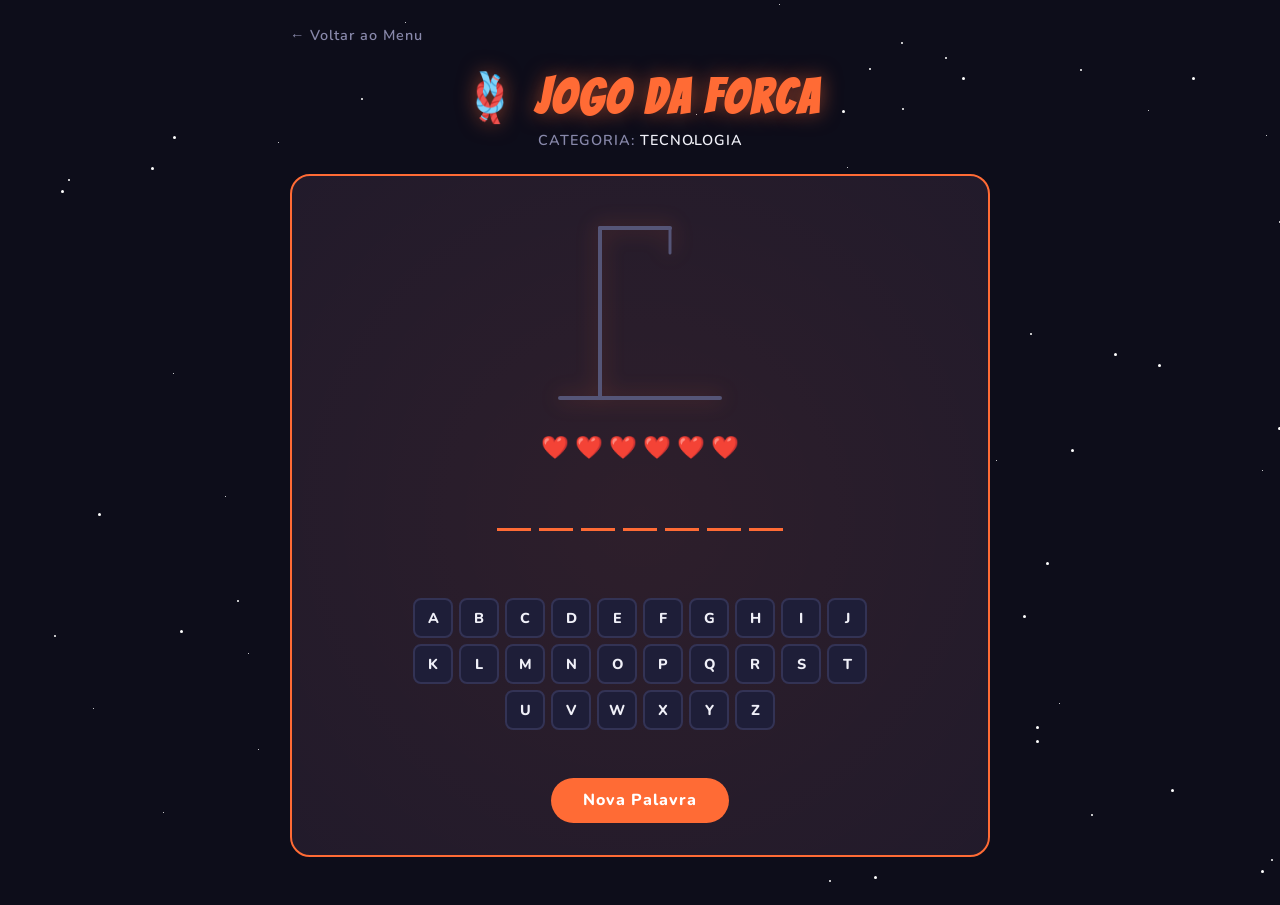
<file: minijogos/forca.html>
<!DOCTYPE html>
<html lang="pt-BR">
<head>
  <meta charset="UTF-8" />
  <meta name="viewport" content="width=device-width, initial-scale=1.0, viewport-fit=cover" />
  <title>Jogo da Forca</title>
  <link href="https://fonts.googleapis.com/css2?family=Bangers&family=Nunito:wght@400;600;800&display=swap" rel="stylesheet" />
  <style>
    *, *::before, *::after { box-sizing: border-box; margin: 0; padding: 0; }

    :root {
      --bg: #0d0d1a;
      --card-bg: #16162a;
      --accent: #ff6b35;
      --text: #f0f0f8;
      --muted: #8888aa;
      --green: #4ecdc4;
      --red: #ff4757;
    }

    body {
      background: var(--bg);
      color: var(--text);
      font-family: 'Nunito', sans-serif;
      min-height: 100vh;
      display: flex;
      flex-direction: column;
      align-items: center;
      padding: 1.5rem 1rem 3rem;
      position: relative;
      overflow-x: hidden;
    }

    /* Campo estrelado para o jogo da forca */
    .stars-bg {
      position: fixed;
      top: 0;
      left: 0;
      width: 100%;
      height: 100%;
      overflow: hidden;
      z-index: -1;
    }

    .star {
      position: absolute;
      background: white;
      border-radius: 50%;
      animation: twinkle 4s infinite;
    }

    .star.small {
      width: 1px;
      height: 1px;
      animation-duration: 2s;
    }

    .star.medium {
      width: 2px;
      height: 2px;
      animation-duration: 3s;
    }

    .star.large {
      width: 3px;
      height: 3px;
      animation-duration: 4s;
    }

    @keyframes twinkle {
      0%, 100% { opacity: 0.3; }
      50% { opacity: 1; }
    }

    /* Tela de carregamento */
    .loading-screen {
      position: fixed;
      top: 0;
      left: 0;
      width: 100%;
      height: 100%;
      background: var(--bg);
      display: flex;
      flex-direction: column;
      justify-content: center;
      align-items: center;
      z-index: 9999;
      transition: opacity 0.5s ease-out;
    }

    .loading-screen.hidden {
      opacity: 0;
      pointer-events: none;
    }

    .loader {
      width: 60px;
      height: 60px;
      border: 3px solid var(--muted);
      border-top: 3px solid var(--accent);
      border-radius: 50%;
      animation: spin 1s linear infinite;
    }

    @keyframes spin {
      0% { transform: rotate(0deg); }
      100% { transform: rotate(360deg); }
    }

    nav {
      width: 100%;
      max-width: 700px;
      margin-bottom: 1.5rem;
      animation: slideDown 0.8s ease-out;
    }

    @keyframes slideDown {
      from {
        opacity: 0;
        transform: translateY(-30px);
      }
      to {
        opacity: 1;
        transform: translateY(0);
      }
    }

    nav a {
      color: var(--muted);
      text-decoration: none;
      font-weight: 600;
      font-size: 0.9rem;
      letter-spacing: 1px;
      transition: all 0.3s ease;
      position: relative;
    }

    nav a::before {
      content: '';
      position: absolute;
      bottom: -2px;
      left: 0;
      width: 0;
      height: 2px;
      background: var(--accent);
      transition: width 0.3s ease;
    }

    nav a:hover { 
      color: var(--accent);
      transform: translateX(5px);
    }
    
    nav a:hover::before {
      width: 100%;
    }

    h1 {
      font-family: 'Bangers', cursive;
      font-size: 3rem;
      color: var(--accent);
      letter-spacing: 3px;
      margin-bottom: 0.25rem;
      animation: slideDown 0.8s ease-out 0.2s both;
      text-shadow: 0 0 20px rgba(255,107,53,0.5);
    }

    @keyframes slideDown {
      from {
        opacity: 0;
        transform: translateY(-30px);
      }
      to {
        opacity: 1;
        transform: translateY(0);
      }
    }

    .hint-cat {
      color: var(--muted);
      font-size: 0.9rem;
      margin-bottom: 1.5rem;
      font-weight: 600;
      letter-spacing: 1px;
      text-transform: uppercase;
      animation: slideDown 0.8s ease-out 0.4s both;
    }

    .hint-cat span { 
      color: var(--text);
      animation: pulse 2s ease-in-out infinite;
    }

    @keyframes pulse {
      0%, 100% { opacity: 1; }
      50% { opacity: 0.7; }
    }

    .game-area {
      background: var(--card-bg);
      border-radius: 20px;
      border: 2px solid var(--accent);
      padding: 2rem;
      max-width: 700px;
      width: 100%;
      display: flex;
      flex-direction: column;
      align-items: center;
      gap: 1.5rem;
      animation: slideUp 0.8s ease-out 0.6s both;
      position: relative;
      overflow: hidden;
    }

    @keyframes slideUp {
      from {
        opacity: 0;
        transform: translateY(50px);
      }
      to {
        opacity: 1;
        transform: translateY(0);
      }
    }

    .game-area::before {
      content: '';
      position: absolute;
      top: -50%;
      left: -50%;
      width: 200%;
      height: 200%;
      background: radial-gradient(circle, rgba(255,107,53,0.1), transparent);
      animation: rotate 20s linear infinite;
    }

    @keyframes rotate {
      0% { transform: rotate(0deg); }
      100% { transform: rotate(360deg); }
    }

    /* SVG Gallows */
    .gallows-wrap { 
      width: 200px; 
      height: 200px;
      position: relative;
      z-index: 1;
    }
    
    #gallows-svg { 
      width: 100%; 
      height: 100%;
      filter: drop-shadow(0 0 10px rgba(255,107,53,0.3));
    }

    .body-part { 
      transition: all 0.5s ease;
      transform-origin: center;
    }
    
    .body-part.hidden { 
      opacity: 0;
      transform: scale(0.8);
    }

    .body-part.revealed {
      animation: bodyReveal 0.8s ease-out;
    }

    @keyframes bodyReveal {
      0% {
        opacity: 0;
        transform: scale(0.5) rotate(180deg);
      }
      50% {
        transform: scale(1.2) rotate(10deg);
      }
      100% {
        opacity: 1;
        transform: scale(1) rotate(0deg);
      }
    }

    /* Lives */
    .lives {
      display: flex;
      gap: 6px;
    }
    .heart {
      font-size: 1.4rem;
      transition: filter 0.3s;
    }
    .heart.lost {
      filter: grayscale(1) opacity(0.3);
    }

    
    .word-display {
      display: flex;
      flex-wrap: wrap;
      gap: 8px;
      justify-content: center;
    }

    .letter-slot {
      width: 34px;
      height: 44px;
      border-bottom: 3px solid var(--accent);
      display: flex;
      align-items: flex-end;
      justify-content: center;
      padding-bottom: 4px;
      font-size: 1.5rem;
      font-weight: 800;
      color: var(--text);
      text-transform: uppercase;
      position: relative;
    }

    .letter-slot.space {
      border-bottom: none;
      width: 16px;
    }

    .letter-slot.correct { color: var(--green); }
    .letter-slot.wrong-reveal { color: var(--red); }

    /* Keyboard */
    .keyboard {
      display: flex;
      flex-wrap: wrap;
      gap: 6px;
      justify-content: center;
      max-width: 480px;
    }

    .key {
      width: 40px;
      height: 40px;
      border-radius: 8px;
      border: 2px solid #333355;
      background: #1e1e38;
      color: var(--text);
      font-family: 'Nunito', sans-serif;
      font-weight: 800;
      font-size: 0.9rem;
      cursor: pointer;
      transition: background 0.15s, border-color 0.15s, transform 0.1s;
      text-transform: uppercase;
    }

    .key:hover:not(:disabled) {
      background: var(--accent);
      border-color: var(--accent);
      transform: scale(1.1);
    }

    .key:disabled { opacity: 0.25; cursor: default; transform: none; }
    .key.hit { background: var(--green); border-color: var(--green); color: #001a1a; opacity: 1; }
    .key.miss { background: var(--red); border-color: var(--red); color: #fff; opacity: 0.5; }

    /* Message overlay */
    .message {
      font-family: 'Bangers', cursive;
      font-size: 2.2rem;
      letter-spacing: 2px;
      text-align: center;
    }
    .message.win { color: var(--green); }
    .message.lose { color: var(--red); }

    .btn {
      padding: 0.7rem 2rem;
      border-radius: 50px;
      border: none;
      background: var(--accent);
      color: #fff;
      font-family: 'Nunito', sans-serif;
      font-weight: 800;
      font-size: 1rem;
      cursor: pointer;
      transition: filter 0.2s, transform 0.1s;
      letter-spacing: 1px;
    }
    .btn:hover { filter: brightness(1.2); transform: scale(1.04); }

    .missed-letters {
      font-size: 0.85rem;
      color: var(--red);
      letter-spacing: 2px;
      font-weight: 600;
      min-height: 1.2rem;
      animation: slideUp 0.8s ease-out 1.4s both;
    }

    /* Animações avançadas */
    @keyframes slideUp {
      from {
        opacity: 0;
        transform: translateY(50px);
      }
      to {
        opacity: 1;
        transform: translateY(0);
      }
    }

    @keyframes slideDown {
      from {
        opacity: 0;
        transform: translateY(-30px);
      }
      to {
        opacity: 1;
        transform: translateY(0);
      }
    }

    @keyframes pulse {
      0%, 100% { opacity: 1; }
      50% { opacity: 0.7; }
    }

    /* Partículas de efeito */
    .particle-burst {
      position: absolute;
      width: 6px;
      height: 6px;
      background: var(--accent);
      border-radius: 50%;
      pointer-events: none;
      animation: particleBurst 1s ease-out forwards;
    }

    @keyframes particleBurst {
      0% {
        opacity: 1;
        transform: scale(0);
      }
      50% {
        opacity: 1;
        transform: scale(1);
      }
      100% {
        opacity: 0;
        transform: scale(0) translate(var(--tx), var(--ty));
      }
    }

    /* Efeitos de hover para vidas */
    .heart {
      font-size: 1.4rem;
      transition: all 0.3s ease;
      position: relative;
    }
    
    .heart::before {
      content: '';
      position: absolute;
      top: -5px;
      left: -5px;
      right: -5px;
      bottom: -5px;
      background: radial-gradient(circle, rgba(255,107,53,0.3), transparent);
      border-radius: 50%;
      opacity: 0;
      transition: opacity 0.3s ease;
    }
    
    .heart.lost {
      filter: grayscale(1) opacity(0.3);
      transform: scale(0.8);
    }
    
    .heart:not(.lost):hover::before {
      opacity: 1;
    }

    /* Animações de revelação de letras */
    .letter-slot.revealed {
      animation: letterReveal 0.6s ease-out;
    }

    @keyframes letterReveal {
      0% {
        opacity: 0;
        transform: translateY(20px) rotateX(90deg);
      }
      50% {
        transform: translateY(-5px) rotateX(10deg);
      }
      100% {
        opacity: 1;
        transform: translateY(0) rotateX(0deg);
      }
    }

    .letter-slot.correct { 
      color: var(--green);
      animation: correctLetter 0.6s ease-out;
    }
    
    @keyframes correctLetter {
      0% { transform: scale(1); }
      50% { transform: scale(1.2) rotate(10deg); }
      100% { transform: scale(1) rotate(0deg); }
    }
    
    .letter-slot.wrong-reveal { 
      color: var(--red);
      animation: wrongLetter 0.6s ease-out;
    }
    
    @keyframes wrongLetter {
      0% { transform: translateX(0); }
      25% { transform: translateX(-5px); }
      75% { transform: translateX(5px); }
      100% { transform: translateX(0); }
    }

    /* Animações de teclado */
    .key {
      position: relative;
      overflow: hidden;
    }

    .key::before {
      content: '';
      position: absolute;
      top: 50%;
      left: 50%;
      width: 0;
      height: 0;
      background: radial-gradient(circle, rgba(255,255,255,0.3), transparent);
      border-radius: 50%;
      transition: all 0.4s ease;
      transform: translate(-50%, -50%);
    }

    .key:hover:not(:disabled) {
      transform: translateY(-3px) scale(1.1);
      box-shadow: 0 10px 20px rgba(255,107,53,0.3);
    }
    
    .key:hover:not(:disabled)::before {
      width: 100%;
      height: 100%;
    }

    .key.hit { 
      animation: keyHit 0.4s ease-out;
    }
    
    @keyframes keyHit {
      0% { transform: scale(1); }
      50% { transform: scale(1.2); }
      100% { transform: scale(1); }
    }
    
    .key.miss { 
      animation: keyMiss 0.5s ease-out;
    }
    
    @keyframes keyMiss {
      0% { transform: translateX(0); }
      25% { transform: translateX(-5px); }
      75% { transform: translateX(5px); }
      100% { transform: translateX(0); }
    }

    /* Animações de mensagem */
    .message {
      opacity: 0;
      transform: translateY(30px);
    }
    
    .message.show {
      animation: messageSlide 0.8s ease-out forwards;
    }
    
    .message.win { 
      text-shadow: 0 0 30px rgba(78,205,196,0.8);
      animation: winMessage 1s ease-out;
    }
    
    .message.lose { 
      text-shadow: 0 0 30px rgba(255,71,87,0.8);
      animation: loseMessage 1s ease-out;
    }
    
    @keyframes messageSlide {
      to {
        opacity: 1;
        transform: translateY(0);
      }
    }
    
    @keyframes winMessage {
      0% { transform: scale(0.5) rotate(-10deg); }
      50% { transform: scale(1.1) rotate(5deg); }
      100% { transform: scale(1) rotate(0deg); }
    }
    
    @keyframes loseMessage {
      0% { transform: scale(0.5); }
      50% { transform: scale(1.1); }
      100% { transform: scale(1); }
    }

    /* Animações de botão */
    .btn {
      position: relative;
      overflow: hidden;
    }
    
    .btn::before {
      content: '';
      position: absolute;
      top: 50%;
      left: 50%;
      width: 0;
      height: 0;
      background: rgba(255,255,255,0.3);
      border-radius: 50%;
      transition: all 0.5s ease;
      transform: translate(-50%, -50%);
    }
    
    .btn:hover { 
      transform: scale(1.04) translateY(-2px);
      box-shadow: 0 10px 25px rgba(255,107,53,0.4);
    }
    
    .btn:hover::before {
      width: 300%;
      height: 300%;
    }
  </style>
  <meta name="theme-color" content="#7c3aed" />
  <meta name="apple-mobile-web-app-capable" content="yes" />
  <link rel="manifest" href="manifest.json" />
  <link rel="apple-touch-icon" href="icons/icon-192.png" />
  <script src="pwa.js" defer></script>
</head>
<!-- Tela de carregamento -->
<div class="loading-screen" id="loading">
  <div class="loader"></div>
  <div class="loading-text">CARREGANDO...</div>
</div>

<!-- Campo estrelado animado -->
<div class="stars-bg" id="stars"></div>

<body>
  <nav><a href="index.html">← Voltar ao Menu</a></nav>
  <h1>🪢 Jogo da Forca</h1>
  <div class="hint-cat">Categoria: <span id="cat-display">—</span></div>

  <div class="game-area">
    <div class="gallows-wrap">
      <svg id="gallows-svg" viewBox="0 0 200 200" xmlns="http://www.w3.org/2000/svg">
        <!-- Gallows structure always visible -->
        <line x1="20" y1="190" x2="180" y2="190" stroke="#555577" stroke-width="4" stroke-linecap="round"/>
        <line x1="60" y1="190" x2="60" y2="20" stroke="#555577" stroke-width="4" stroke-linecap="round"/>
        <line x1="60" y1="20" x2="130" y2="20" stroke="#555577" stroke-width="4" stroke-linecap="round"/>
        <line x1="130" y1="20" x2="130" y2="45" stroke="#555577" stroke-width="3" stroke-linecap="round"/>
        <!-- Body parts (hidden initially) -->
        <circle id="bp-head" class="body-part hidden" cx="130" cy="60" r="15" fill="none" stroke="#ff6b35" stroke-width="3"/>
        <line id="bp-body" class="body-part hidden" x1="130" y1="75" x2="130" y2="130" stroke="#ff6b35" stroke-width="3" stroke-linecap="round"/>
        <line id="bp-larm" class="body-part hidden" x1="130" y1="90" x2="105" y2="115" stroke="#ff6b35" stroke-width="3" stroke-linecap="round"/>
        <line id="bp-rarm" class="body-part hidden" x1="130" y1="90" x2="155" y2="115" stroke="#ff6b35" stroke-width="3" stroke-linecap="round"/>
        <line id="bp-lleg" class="body-part hidden" x1="130" y1="130" x2="108" y2="160" stroke="#ff6b35" stroke-width="3" stroke-linecap="round"/>
        <line id="bp-rleg" class="body-part hidden" x1="130" y1="130" x2="152" y2="160" stroke="#ff6b35" stroke-width="3" stroke-linecap="round"/>
      </svg>
    </div>

    <div class="lives" id="lives-display"></div>

    <div class="word-display" id="word-display"></div>

    <div class="missed-letters" id="missed-letters"></div>

    <div class="keyboard" id="keyboard"></div>

    <div class="message" id="message"></div>

    <button class="btn" id="new-game-btn">Nova Palavra</button>
  </div>

<script>
const words = [
  { word: 'javascript', cat: 'Tecnologia' },
  { word: 'programacao', cat: 'Tecnologia' },
  { word: 'computador', cat: 'Tecnologia' },
  { word: 'internet', cat: 'Tecnologia' },
  { word: 'brasil', cat: 'Geografia' },
  { word: 'amazonia', cat: 'Geografia' },
  { word: 'carnaval', cat: 'Cultura' },
  { word: 'futebol', cat: 'Esportes' },
  { word: 'capoeira', cat: 'Esportes' },
  { word: 'chocolate', cat: 'Comida' },
  { word: 'abacaxi', cat: 'Comida' },
  { word: 'elefante', cat: 'Animais' },
  { word: 'borboleta', cat: 'Animais' },
  { word: 'girafa', cat: 'Animais' },
  { word: 'astronauta', cat: 'Profissões' },
  { word: 'medicina', cat: 'Profissões' },
  { word: 'cozinheiro', cat: 'Profissões' },
  { word: 'universo', cat: 'Ciência' },
  { word: 'galaxia', cat: 'Ciência' },
  { word: 'quimica', cat: 'Ciência' },
  { word: 'big bang', cat: 'Ciência' },
  { word: 'estrela', cat: 'Ciência' },
  { word: 'sol', cat: 'Ciência' },
  { word: 'marte', cat: 'Ciência' },
  { word: 'buraco negro', cat: 'Ciência' },
  { word: 'professor', cat: 'Profissões' },
  { word: 'mecânico', cat: 'Profissões' },
  { word: 'enfermeiro', cat: 'Profissões' },
  { word: 'cantor', cat: 'Profissões' },
  { word: 'engenheiro', cat: 'Profissões' },
  { word: 'carneiro', cat: 'Animais' },
  { word: 'mamute', cat: 'Animais' },
  { word: 'tigre', cat: 'Animais' },
  { word: 'cachorro', cat: 'Animais' },
  { word: 'bode', cat: 'Animais' },
  { word: 'vaca', cat: 'Animais' },
  { word: 'boi', cat: 'Animais' },
  { word: 'python', cat: 'Tecnologia' },
  { word: 'css', cat: 'Tecnologia' },
  { word: 'softwere', cat: 'Tecnologia' },
  { word: 'computador', cat: 'Tecnologia' },
  { word: 'celular', cat: 'Tecnologia' },
  { word: 'monitor', cat: 'Tecnologia' },
  { word: 'ipad', cat: 'Tecnologia' },
  { word: 'fone', cat: 'Tecnologia' },
  { word: 'notebok', cat: 'Tecnologia' },
  { word: 'console', cat: 'Tecnologia' },
  { word: 'inteligencia artificial', cat: 'Tecnologia' },
  { word: 'morango', cat: 'Comida' },
  { word: 'festa junina', cat: 'Cultura' },
  { word: 'folia de reis', cat: 'Cultura' },
  { word: 'homem aranha', cat: 'Personagem' },
  { word: 'homem de ferro', cat: 'Personagem' },
  { word: 'capitao america', cat: 'Personagem' },
  { word: 'naruto', cat: 'Personagem' },
  { word: 'sasuske', cat: 'Personagem' },
  { word: 'gaara', cat: 'Personagem' },
  { word: 'goku', cat: 'Personagem' },
  { word: 'vegeta', cat: 'Personagem' },
  { word: 'funk', cat: 'Estilos musicais' },
  { word: 'rap', cat: 'Estilos musicais' },
  { word: 'pagode', cat: 'Estilos musicais' },
  { word: 'pop', cat: 'Estilos musicais' },
  { word: 'sertanejo', cat: 'Estilos musicais' },
  { word: 'samba', cat: 'Estilos musicais' },
  { word: 'mpb', cat: 'Estilos musicais' },
  { word: 'bossa nova', cat: 'Estilos musicais' },
  { word: 'rock', cat: 'Estilos musicais' },
  { word: 'eletronica', cat: 'Estilos musicais' },
  { word: 'jazz', cat: 'Estilos musicais' },
];

const MAX_ERRORS = 6;
const bodyParts = ['bp-head','bp-body','bp-larm','bp-rarm','bp-lleg','bp-rleg'];
const alphabet = 'abcdefghijklmnopqrstuvwxyz';

let currentWord = '';
let currentCat = '';
let guessed = new Set();
let errors = 0;
let gameOver = false;

function normalize(str) {
  return str.normalize('NFD').replace(/[\u0300-\u036f]/g, '').toLowerCase();
}

function startGame() {
  const pick = words[Math.floor(Math.random() * words.length)];
  currentWord = normalize(pick.word);
  currentCat = pick.cat;
  guessed = new Set();
  errors = 0;
  gameOver = false;

  document.getElementById('cat-display').textContent = currentCat;
  document.getElementById('message').textContent = '';
  renderAll();
}

function renderAll() {
  renderWord();
  renderLives();
  renderGallows();
  renderKeyboard();
  renderMissed();
}

function renderWord() {
  const wd = document.getElementById('word-display');
  wd.innerHTML = '';
  for (const ch of currentWord) {
    const slot = document.createElement('div');
    if (ch === ' ') {
      slot.className = 'letter-slot space';
    } else {
      slot.className = 'letter-slot';
      if (guessed.has(ch)) {
        slot.textContent = ch.toUpperCase();
        slot.classList.add('correct');
      }
    }
    wd.appendChild(slot);
  }
}

function renderLives() {
  const ld = document.getElementById('lives-display');
  ld.innerHTML = '';
  for (let i = 0; i < MAX_ERRORS; i++) {
    const h = document.createElement('span');
    h.className = 'heart' + (i < errors ? ' lost' : '');
    h.textContent = '❤️';
    ld.appendChild(h);
  }
}

function renderGallows() {
  bodyParts.forEach((id, i) => {
    const el = document.getElementById(id);
    if (i < errors) el.classList.remove('hidden');
    else el.classList.add('hidden');
  });
}

function renderKeyboard() {
  const kb = document.getElementById('keyboard');
  kb.innerHTML = '';
  for (const letter of alphabet) {
    const btn = document.createElement('button');
    btn.className = 'key';
    btn.textContent = letter.toUpperCase();
    btn.disabled = guessed.has(letter) || gameOver;
    if (guessed.has(letter)) {
      btn.classList.add(currentWord.includes(letter) ? 'hit' : 'miss');
    }
    btn.addEventListener('click', () => guess(letter));
    kb.appendChild(btn);
  }
}

function renderMissed() {
  const missed = [...guessed].filter(l => !currentWord.includes(l));
  const ml = document.getElementById('missed-letters');
  ml.textContent = missed.length ? 'Erradas: ' + missed.join(' ').toUpperCase() : '';
}

function guess(letter) {
  if (gameOver || guessed.has(letter)) return;
  guessed.add(letter);

  if (!currentWord.includes(letter)) {
    errors++;
  }

  renderAll();
  checkEnd();
}

function checkEnd() {
  const wordChars = [...new Set(currentWord.replace(/ /g, '').split(''))];
  const won = wordChars.every(c => guessed.has(c));
  const lost = errors >= MAX_ERRORS;

  if (won || lost) {
    gameOver = true;
    const msg = document.getElementById('message');
    if (won) {
      msg.textContent = '🎉 Você ganhou!';
      msg.className = 'message win';
    } else {
      msg.textContent = '💀 A palavra era: ' + currentWord.toUpperCase();
      msg.className = 'message lose';
      // Reveal missing letters
      document.querySelectorAll('.letter-slot:not(.correct):not(.space)').forEach(s => {
        s.classList.add('wrong-reveal');
        const idx = [...document.getElementById('word-display').children].indexOf(s);
        s.textContent = currentWord[idx].toUpperCase();
      });
    }
    renderKeyboard();
  }
}

// Keyboard input
document.addEventListener('keydown', e => {
  const key = e.key.toLowerCase().normalize('NFD').replace(/[\u0300-\u036f]/g, '');
  if (alphabet.includes(key) && !gameOver) guess(key);
});

document.getElementById('new-game-btn').addEventListener('click', startGame);

// Criar campo estrelado
function createStars() {
  const starsContainer = document.getElementById('stars');
  const numberOfStars = 80;

  for (let i = 0; i < numberOfStars; i++) {
    const star = document.createElement('div');
    star.className = `star ${['small', 'medium', 'large'][Math.floor(Math.random() * 3)]}`;
    star.style.left = Math.random() * 100 + '%';
    star.style.top = Math.random() * 100 + '%';
    star.style.animationDelay = Math.random() * 4 + 's';
    starsContainer.appendChild(star);
  }
}

// Criar partículas de efeito
function createParticleBurst(x, y, color = '#ff6b35') {
  for (let i = 0; i < 8; i++) {
    const particle = document.createElement('div');
    particle.className = 'particle-burst';
    particle.style.left = x + 'px';
    particle.style.top = y + 'px';
    particle.style.background = color;
    
    const angle = (i / 8) * Math.PI * 2;
    const distance = 50 + Math.random() * 50;
    const tx = Math.cos(angle) * distance;
    const ty = Math.sin(angle) * distance;
    
    particle.style.setProperty('--tx', tx + 'px');
    particle.style.setProperty('--ty', ty + 'px');
    
    document.body.appendChild(particle);
    
    setTimeout(() => {
      particle.remove();
    }, 1000);
  }
}

// Animações melhoradas para letras
function animateLetterSlot(slot, isCorrect) {
  slot.classList.add('revealed');
  if (isCorrect) {
    slot.classList.add('correct');
  } else {
    slot.classList.add('wrong-reveal');
  }
  
  // Criar partículas no local da letra
  const rect = slot.getBoundingClientRect();
  createParticleBurst(rect.left + rect.width / 2, rect.top + rect.height / 2, isCorrect ? '#4ecdc4' : '#ff4757');
}

// Animações melhoradas para teclas
function animateKey(key, isHit) {
  if (isHit) {
    key.classList.add('hit');
  } else {
    key.classList.add('miss');
  }
}

// Animações de mensagem
function showMessage(text, type) {
  const message = document.getElementById('message');
  message.textContent = text;
  message.className = `message ${type} show`;
}

// Inicialização
window.addEventListener('load', function() {
  createStars();
  
  // Esconder tela de carregamento após 1 segundo
  setTimeout(() => {
    const loadingScreen = document.getElementById('loading');
    loadingScreen.classList.add('hidden');
  }, 1000);
});

// Modificações na função startGame
const originalStartGame = startGame;
startGame = function() {
  originalStartGame();
  
  // Adicionar animações iniciais
  const bodyParts = document.querySelectorAll('.body-part');
  bodyParts.forEach((part, index) => {
    part.style.transitionDelay = `${index * 0.1}s`;
  });
};

// Modificações nas funções existentes
const originalRenderWord = renderWord;
renderWord = function() {
  originalRenderWord();
  
  // Adicionar animações às letras reveladas
  const slots = document.querySelectorAll('.letter-slot');
  slots.forEach(slot => {
    if (slot.textContent && slot.textContent !== '_') {
      const isCorrect = slot.classList.contains('correct');
      animateLetterSlot(slot, isCorrect);
    }
  });
};

const originalRenderKeyboard = renderKeyboard;
renderKeyboard = function() {
  originalRenderKeyboard();
  
  // Adicionar animações às teclas
  const keys = document.querySelectorAll('.key');
  keys.forEach(key => {
    if (key.disabled) {
      const isHit = key.classList.contains('hit');
      animateKey(key, isHit);
    }
  });
};

const originalCheckEnd = checkEnd;
checkEnd = function() {
  originalCheckEnd();
  
  // Adicionar efeitos de vitória/derrota
  const won = document.querySelector('.message.win');
  const lost = document.querySelector('.message.lose');
  
  if (won) {
    // Criar explosão de partículas verde
    const gameArea = document.querySelector('.game-area');
    const rect = gameArea.getBoundingClientRect();
    createParticleBurst(rect.left + rect.width / 2, rect.top + rect.height / 2, '#4ecdc4');
  } else if (lost) {
    // Criar explosão de partículas vermelha
    const gameArea = document.querySelector('.game-area');
    const rect = gameArea.getBoundingClientRect();
    createParticleBurst(rect.left + rect.width / 2, rect.top + rect.height / 2, '#ff4757');
  }
};

startGame();
</script>
</body>
</html>
</file>
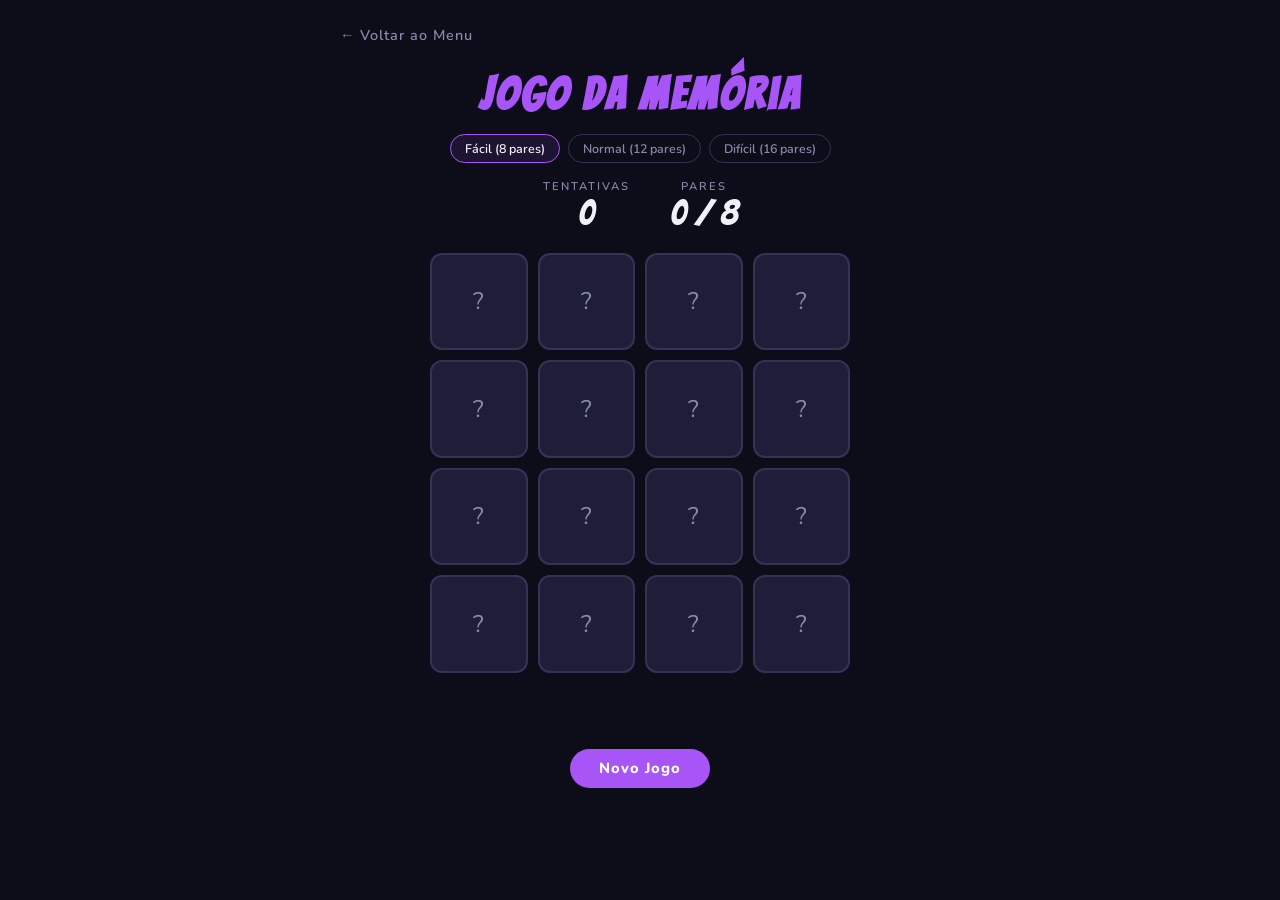
<file: minijogos/memoria.html>
<!DOCTYPE html>
<html lang="pt-BR">
<head>
  <meta charset="UTF-8" />
  <meta name="viewport" content="width=device-width, initial-scale=1.0, viewport-fit=cover" />
  <title>Jogo da Memória</title>
  <link href="https://fonts.googleapis.com/css2?family=Bangers&family=Nunito:wght@400;600;800&display=swap" rel="stylesheet" />
  <style>
    *, *::before, *::after { box-sizing: border-box; margin: 0; padding: 0; }

    :root {
      --bg: #0d0d1a;
      --card-bg: #16162a;
      --accent: #a855f7;
      --text: #f0f0f8;
      --muted: #8888aa;
      --green: #4ecdc4;
    }

    body {
      background: var(--bg);
      color: var(--text);
      font-family: 'Nunito', sans-serif;
      min-height: 100vh;
      display: flex;
      flex-direction: column;
      align-items: center;
      padding: 1.5rem 1rem 3rem;
    }

    nav { width: 100%; max-width: 600px; margin-bottom: 1.5rem; }
    nav a { color: var(--muted); text-decoration: none; font-weight: 600; font-size: 0.9rem; letter-spacing: 1px; transition: color 0.2s; }
    nav a:hover { color: var(--accent); }

    h1 { font-family: 'Bangers', cursive; font-size: 2.8rem; color: var(--accent); letter-spacing: 3px; margin-bottom: 1rem; }

    .stats {
      display: flex;
      gap: 2.5rem;
      margin-bottom: 1.25rem;
      align-items: center;
    }
    .stat { text-align: center; }
    .stat-label { font-size: 0.7rem; color: var(--muted); text-transform: uppercase; letter-spacing: 2px; font-weight: 600; }
    .stat-val { font-family: 'Bangers', cursive; font-size: 2.2rem; color: var(--text); line-height: 1.1; }

    .board {
      display: grid;
      grid-template-columns: repeat(4, 1fr);
      gap: 10px;
      max-width: 420px;
      width: 100%;
    }

    .card {
      aspect-ratio: 1;
      border-radius: 12px;
      cursor: pointer;
      position: relative;
      transform-style: preserve-3d;
      transition: transform 0.4s ease;
    }

    .card.flipped, .card.matched {
      transform: rotateY(180deg);
    }

    .card.matched { cursor: default; }

    .card-face {
      position: absolute;
      inset: 0;
      border-radius: 12px;
      display: flex;
      align-items: center;
      justify-content: center;
      backface-visibility: hidden;
      -webkit-backface-visibility: hidden;
    }

    .card-back {
      background: #1e1e38;
      border: 2px solid #333355;
      font-size: 1.5rem;
      color: var(--muted);
      transition: border-color 0.2s;
    }

    .card:hover:not(.flipped):not(.matched) .card-back {
      border-color: var(--accent);
    }

    .card-front {
      background: var(--card-bg);
      border: 2px solid var(--accent);
      font-size: 2rem;
      transform: rotateY(180deg);
    }

    .card.matched .card-front {
      border-color: var(--green);
      background: rgba(78,205,196,0.1);
    }

    .message {
      margin-top: 1.25rem;
      font-family: 'Bangers', cursive;
      font-size: 2rem;
      color: var(--green);
      letter-spacing: 2px;
      min-height: 2.5rem;
      text-align: center;
    }

    .btn-row { margin-top: 1rem; display: flex; gap: 0.75rem; }
    .btn {
      padding: 0.6rem 1.8rem;
      border-radius: 50px;
      border: none;
      background: var(--accent);
      color: #fff;
      font-family: 'Nunito', sans-serif;
      font-weight: 800;
      font-size: 0.92rem;
      cursor: pointer;
      letter-spacing: 1px;
      transition: filter 0.2s, transform 0.15s;
    }
    .btn:hover { filter: brightness(1.15); transform: scale(1.04); }

    .diff-buttons { display: flex; gap: 8px; margin-bottom: 1rem; flex-wrap: wrap; justify-content: center; }
    .diff-btn {
      padding: 5px 14px;
      border-radius: 50px;
      border: 1.5px solid #333355;
      background: transparent;
      color: var(--muted);
      font-family: 'Nunito', sans-serif;
      font-weight: 600;
      font-size: 0.78rem;
      cursor: pointer;
      transition: border-color 0.2s, color 0.2s, background 0.2s;
    }
    .diff-btn:hover, .diff-btn.active { border-color: var(--accent); color: var(--text); background: rgba(168,85,247,0.1); }

    @media (max-width: 460px) {
      .board { gap: 8px; max-width: 340px; }
      .card-front { font-size: 1.6rem; }
    }
  </style>
  <meta name="theme-color" content="#7c3aed" />
  <meta name="apple-mobile-web-app-capable" content="yes" />
  <link rel="manifest" href="manifest.json" />
  <link rel="apple-touch-icon" href="icons/icon-192.png" />
  <script src="pwa.js" defer></script>
</head>
<body>
  <nav><a href="index.html">← Voltar ao Menu</a></nav>
  <h1>Jogo da Memória</h1>

  <div class="diff-buttons">
    <button class="diff-btn active" onclick="setMode(8, this)">Fácil (8 pares)</button>
    <button class="diff-btn" onclick="setMode(12, this)">Normal (12 pares)</button>
    <button class="diff-btn" onclick="setMode(16, this)">Difícil (16 pares)</button>
  </div>

  <div class="stats">
    <div class="stat">
      <div class="stat-label">Tentativas</div>
      <div class="stat-val" id="attempts">0</div>
    </div>
    <div class="stat">
      <div class="stat-label">Pares</div>
      <div class="stat-val" id="pairs">0 / 8</div>
    </div>
  </div>

  <div class="board" id="board"></div>
  <div class="message" id="message"></div>

  <div class="btn-row">
    <button class="btn" onclick="startGame()">Novo Jogo</button>
  </div>

<script>
const allSymbols = ['A','B','C','D','E','F','G','H','I','J','K','L','M','N','O','P'];
// Using letter-based symbols to avoid any emoji rendering issues, but with colored backgrounds
const colors = [
  '#ff6b35','#f7c948','#4ecdc4','#a855f7',
  '#38bdf8','#fb7185','#34d399','#f97316',
  '#818cf8','#e879f9','#2dd4bf','#facc15',
  '#f43f5e','#a3e635','#60a5fa','#c084fc'
];

// Unicode symbols that render reliably
const symbols = ['♠','♥','♦','♣','★','◆','▲','●','■','◉','⬟','⬡','⬢','⬣','⬤','◈'];

let totalPairs = 8;
let flipped = [], matched = [], attempts = 0, busy = false;

function setMode(pairs, btn) {
  document.querySelectorAll('.diff-btn').forEach(b => b.classList.remove('active'));
  btn.classList.add('active');
  totalPairs = pairs;
  const cols = pairs <= 8 ? 4 : pairs <= 12 ? 4 : 4;
  document.getElementById('board').style.gridTemplateColumns = `repeat(${cols}, 1fr)`;
  const maxW = pairs <= 8 ? 340 : pairs <= 12 ? 420 : 500;
  document.getElementById('board').style.maxWidth = maxW + 'px';
  startGame();
}

function shuffle(arr) {
  for (let i = arr.length - 1; i > 0; i--) {
    const j = Math.floor(Math.random() * (i + 1));
    [arr[i], arr[j]] = [arr[j], arr[i]];
  }
  return arr;
}

function startGame() {
  flipped = []; matched = []; attempts = 0; busy = false;
  document.getElementById('attempts').textContent = '0';
  document.getElementById('pairs').textContent = `0 / ${totalPairs}`;
  document.getElementById('message').textContent = '';

  const picked = symbols.slice(0, totalPairs);
  const deck = shuffle([...picked, ...picked]);

  const board = document.getElementById('board');
  board.innerHTML = '';

  // Adjust columns based on total cards
  const totalCards = totalPairs * 2;
  let cols = 4;
  if (totalCards === 24) cols = 4; // 12 pairs = 24 cards = 6 rows of 4
  if (totalCards === 32) cols = 4; // 16 pairs = 32 cards = 8 rows of 4
  board.style.gridTemplateColumns = `repeat(${cols}, 1fr)`;

  deck.forEach((sym, i) => {
    const card = document.createElement('div');
    card.className = 'card';
    card.dataset.sym = sym;
    card.dataset.idx = i;
    card.style.color = colors[symbols.indexOf(sym)];

    card.innerHTML = `
      <div class="card-face card-back">?</div>
      <div class="card-face card-front">${sym}</div>
    `;
    card.addEventListener('click', () => onCardClick(card));
    board.appendChild(card);
  });
}

function onCardClick(card) {
  if (busy) return;
  if (card.classList.contains('flipped') || card.classList.contains('matched')) return;
  if (flipped.length >= 2) return;

  card.classList.add('flipped');
  flipped.push(card);

  if (flipped.length === 2) {
    attempts++;
    document.getElementById('attempts').textContent = attempts;
    busy = true;

    if (flipped[0].dataset.sym === flipped[1].dataset.sym) {
      flipped[0].classList.add('matched');
      flipped[1].classList.add('matched');
      matched.push(flipped[0].dataset.sym);
      flipped = [];
      busy = false;
      document.getElementById('pairs').textContent = `${matched.length} / ${totalPairs}`;
      if (matched.length === totalPairs) {
        document.getElementById('message').textContent = `Parabéns! ${attempts} tentativas.`;
      }
    } else {
      setTimeout(() => {
        flipped.forEach(c => c.classList.remove('flipped'));
        flipped = [];
        busy = false;
      }, 900);
    }
  }
}

startGame();
</script>
</body>
</html>
</file>
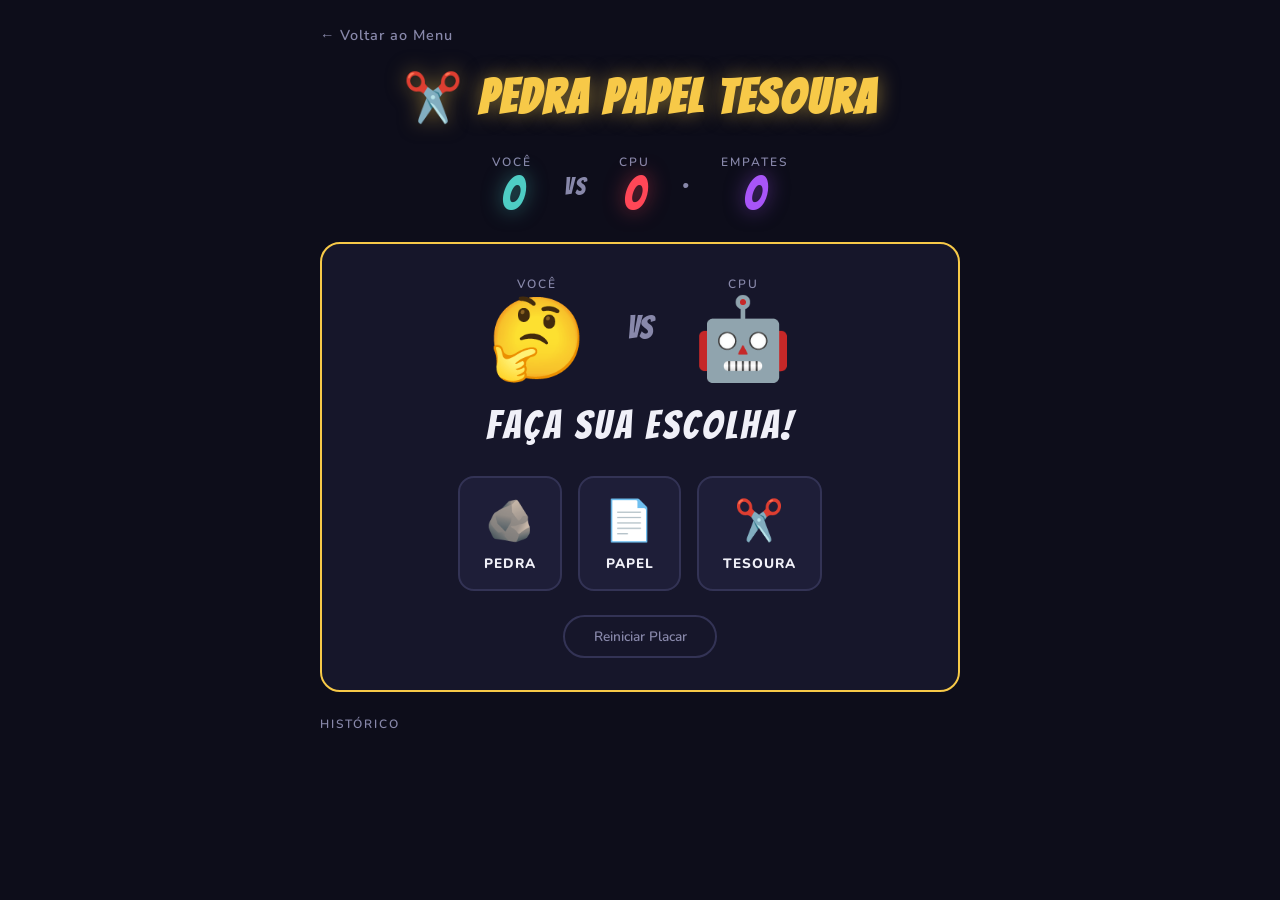
<file: minijogos/pedra_papel_tesoura.html>
<!DOCTYPE html>
<html lang="pt-BR">
<head>
  <meta charset="UTF-8" />
  <meta name="viewport" content="width=device-width, initial-scale=1.0, viewport-fit=cover" />
  <title>Pedra Papel Tesoura</title>
  <link href="https://fonts.googleapis.com/css2?family=Bangers&family=Nunito:wght@400;600;800&display=swap" rel="stylesheet" />
  <style>
    *, *::before, *::after { box-sizing: border-box; margin: 0; padding: 0; }

    :root {
      --bg: #0d0d1a;
      --card-bg: #16162a;
      --accent: #f7c948;
      --text: #f0f0f8;
      --muted: #8888aa;
      --green: #4ecdc4;
      --red: #ff4757;
      --draw: #a855f7;
    }

    body {
      background: var(--bg);
      color: var(--text);
      font-family: 'Nunito', sans-serif;
      min-height: 100vh;
      display: flex;
      flex-direction: column;
      align-items: center;
      padding: 1.5rem 1rem 3rem;
      position: relative;
      overflow-x: hidden;
    }

    /* Campo estrelado animado */
    .stars-bg {
      position: fixed;
      top: 0;
      left: 0;
      width: 100%;
      height: 100%;
      overflow: hidden;
      z-index: -1;
    }

    .star {
      position: absolute;
      background: white;
      border-radius: 50%;
      animation: twinkle 4s infinite;
    }

    .star.small {
      width: 1px;
      height: 1px;
      animation-duration: 2s;
    }

    .star.medium {
      width: 2px;
      height: 2px;
      animation-duration: 3s;
    }

    .star.large {
      width: 3px;
      height: 3px;
      animation-duration: 4s;
    }

    @keyframes twinkle {
      0%, 100% { opacity: 0.3; }
      50% { opacity: 1; }
    }

    /* Tela de carregamento */
    .loading-screen {
      position: fixed;
      top: 0;
      left: 0;
      width: 100%;
      height: 100%;
      background: var(--bg);
      display: flex;
      flex-direction: column;
      justify-content: center;
      align-items: center;
      z-index: 9999;
      transition: opacity 0.5s ease-out;
    }

    .loading-screen.hidden {
      opacity: 0;
      pointer-events: none;
    }

    .loader {
      width: 60px;
      height: 60px;
      border: 3px solid var(--muted);
      border-top: 3px solid var(--accent);
      border-radius: 50%;
      animation: spin 1s linear infinite;
    }

    @keyframes spin {
      0% { transform: rotate(0deg); }
      100% { transform: rotate(360deg); }
    }

    nav a {
      color: var(--muted);
      text-decoration: none;
      font-weight: 600;
      font-size: 0.9rem;
      letter-spacing: 1px;
      transition: all 0.3s ease;
      position: relative;
    }

    nav a::before {
      content: '';
      position: absolute;
      bottom: -2px;
      left: 0;
      width: 0;
      height: 2px;
      background: var(--accent);
      transition: width 0.3s ease;
    }

    nav a:hover { 
      color: var(--accent);
      transform: translateX(5px);
    }
    
    nav a:hover::before {
      width: 100%;
    }

    nav { 
      width: 100%; 
      max-width: 640px; 
      margin-bottom: 1.5rem;
      animation: slideDown 0.8s ease-out;
    }

    @keyframes slideDown {
      from {
        opacity: 0;
        transform: translateY(-30px);
      }
      to {
        opacity: 1;
        transform: translateY(0);
      }
    }

    h1 {
      font-family: 'Bangers', cursive;
      font-size: 3rem;
      color: var(--accent);
      letter-spacing: 3px;
      margin-bottom: 0.25rem;
      animation: slideDown 0.8s ease-out 0.2s both;
      text-shadow: 0 0 20px rgba(247,201,72,0.5);
    }

    .score-board {
      display: flex;
      gap: 2rem;
      margin: 1.5rem 0;
      align-items: center;
      animation: slideDown 0.8s ease-out 0.4s both;
    }

    .score-box {
      text-align: center;
      transition: all 0.3s ease;
      position: relative;
    }

    .score-box:hover {
      transform: translateY(-5px);
    }

    .score-label {
      font-size: 0.75rem;
      color: var(--muted);
      text-transform: uppercase;
      letter-spacing: 2px;
      font-weight: 600;
    }

    .score-num {
      font-family: 'Bangers', cursive;
      font-size: 3rem;
      line-height: 1;
      transition: all 0.3s ease;
      position: relative;
    }

    .score-num.player { 
      color: var(--green);
      text-shadow: 0 0 20px rgba(78,205,196,0.5);
    }
    
    .score-num.cpu { 
      color: var(--red);
      text-shadow: 0 0 20px rgba(255,71,87,0.5);
    }
    
    .score-num.draws { 
      color: var(--draw);
      text-shadow: 0 0 20px rgba(168,85,247,0.5);
    }

    .score-number {
      display: inline-block;
      animation: scorePop 0.5s ease-out;
    }

    @keyframes scorePop {
      0% { transform: scale(0) rotate(180deg); }
      50% { transform: scale(1.2) rotate(10deg); }
      100% { transform: scale(1) rotate(0deg); }
    }

    .vs-badge {
      font-family: 'Bangers', cursive;
      font-size: 1.5rem;
      color: var(--muted);
      letter-spacing: 2px;
      animation: pulse 2s ease-in-out infinite;
    }

    @keyframes pulse {
      0%, 100% { transform: scale(1); }
      50% { transform: scale(1.1); }
    }

    .arena {
      background: var(--card-bg);
      border-radius: 20px;
      border: 2px solid var(--accent);
      padding: 2rem;
      max-width: 640px;
      width: 100%;
      display: flex;
      flex-direction: column;
      align-items: center;
      gap: 1.5rem;
    }

    .showdown {
      display: flex;
      align-items: center;
      justify-content: center;
      gap: 2.5rem;
      width: 100%;
    }

    .fighter {
      display: flex;
      flex-direction: column;
      align-items: center;
      gap: 0.5rem;
    }

    .fighter-label {
      font-size: 0.75rem;
      color: var(--muted);
      font-weight: 600;
      text-transform: uppercase;
      letter-spacing: 2px;
    }

    .fighter-emoji {
      font-size: 5rem;
      line-height: 1;
      min-width: 90px;
      text-align: center;
      transition: transform 0.3s;
    }

    .fighter-emoji.shake {
      animation: shake 0.5s ease;
    }

    @keyframes shake {
      0%, 100% { transform: translateX(0) rotate(0deg); }
      25% { transform: translateX(-8px) rotate(-10deg); }
      75% { transform: translateX(8px) rotate(10deg); }
    }

    .vs-center {
      font-family: 'Bangers', cursive;
      font-size: 2rem;
      color: var(--muted);
    }

    .result-banner {
      font-family: 'Bangers', cursive;
      font-size: 2.5rem;
      letter-spacing: 3px;
      min-height: 3rem;
      text-align: center;
      transition: all 0.3s;
    }
    .result-banner.win { color: var(--green); }
    .result-banner.lose { color: var(--red); }
    .result-banner.draw { color: var(--draw); }

    .choices {
      display: flex;
      gap: 1rem;
      flex-wrap: wrap;
      justify-content: center;
    }

    .choice-btn {
      display: flex;
      flex-direction: column;
      align-items: center;
      gap: 0.4rem;
      padding: 1rem 1.5rem;
      border-radius: 16px;
      border: 2px solid #333355;
      background: #1e1e38;
      color: var(--text);
      cursor: pointer;
      font-family: 'Nunito', sans-serif;
      font-weight: 800;
      font-size: 0.85rem;
      letter-spacing: 1px;
      text-transform: uppercase;
      transition: transform 0.15s, border-color 0.2s, background 0.2s;
    }

    .choice-btn:hover {
      border-color: var(--accent);
      background: #2a2a44;
      transform: translateY(-4px) scale(1.05);
    }

    .choice-btn:active { transform: scale(0.97); }

    .choice-btn .choice-icon { font-size: 2.5rem; }

    .reset-btn {
      padding: 0.6rem 1.8rem;
      border-radius: 50px;
      border: 2px solid #333355;
      background: transparent;
      color: var(--muted);
      font-family: 'Nunito', sans-serif;
      font-weight: 600;
      font-size: 0.85rem;
      cursor: pointer;
      transition: all 0.2s;
    }
    .reset-btn:hover { border-color: var(--accent); color: var(--accent); }

    .history {
      width: 100%;
      max-width: 640px;
      margin-top: 1.5rem;
    }

    .history-title {
      font-size: 0.75rem;
      color: var(--muted);
      text-transform: uppercase;
      letter-spacing: 2px;
      font-weight: 600;
      margin-bottom: 0.75rem;
    }

    .history-list {
      display: flex;
      flex-direction: column;
      gap: 6px;
      max-height: 200px;
      overflow-y: auto;
    }

    .history-row {
      background: var(--card-bg);
      border-radius: 10px;
      padding: 0.5rem 1rem;
      display: flex;
      align-items: center;
      justify-content: space-between;
      font-size: 0.85rem;
      gap: 0.5rem;
    }

    .history-row .result-tag {
      font-weight: 800;
      font-size: 0.8rem;
      padding: 2px 10px;
      border-radius: 50px;
    }
    .win-tag { background: var(--green); color: #001a1a; }
    .lose-tag { background: var(--red); color: #fff; }
    .draw-tag { background: var(--draw); color: #fff; }
  </style>
  <meta name="theme-color" content="#7c3aed" />
  <meta name="apple-mobile-web-app-capable" content="yes" />
  <link rel="manifest" href="manifest.json" />
  <link rel="apple-touch-icon" href="icons/icon-192.png" />
  <script src="pwa.js" defer></script>
</head>
<body>
  <nav><a href="index.html">← Voltar ao Menu</a></nav>
  <h1>✂️ Pedra Papel Tesoura</h1>

  <div class="score-board">
    <div class="score-box">
      <div class="score-label">Você</div>
      <div class="score-num player" id="score-player">0</div>
    </div>
    <div class="vs-badge">VS</div>
    <div class="score-box">
      <div class="score-label">CPU</div>
      <div class="score-num cpu" id="score-cpu">0</div>
    </div>
    <div class="vs-badge">·</div>
    <div class="score-box">
      <div class="score-label">Empates</div>
      <div class="score-num draws" id="score-draws">0</div>
    </div>
  </div>

  <div class="arena">
    <div class="showdown">
      <div class="fighter">
        <div class="fighter-label">Você</div>
        <div class="fighter-emoji" id="player-choice">🤔</div>
      </div>
      <div class="vs-center">VS</div>
      <div class="fighter">
        <div class="fighter-label">CPU</div>
        <div class="fighter-emoji" id="cpu-choice">🤖</div>
      </div>
    </div>

    <div class="result-banner" id="result-banner">Faça sua escolha!</div>

    <div class="choices">
      <button class="choice-btn" onclick="play('pedra')">
        <span class="choice-icon">🪨</span>
        Pedra
      </button>
      <button class="choice-btn" onclick="play('papel')">
        <span class="choice-icon">📄</span>
        Papel
      </button>
      <button class="choice-btn" onclick="play('tesoura')">
        <span class="choice-icon">✂️</span>
        Tesoura
      </button>
    </div>

    <button class="reset-btn" onclick="reset()">Reiniciar Placar</button>
  </div>

  <div class="history">
    <div class="history-title">Histórico</div>
    <div class="history-list" id="history-list"></div>
  </div>

<script>
const emojis = { pedra: '🪨', papel: '📄', tesoura: '✂️' };
const options = ['pedra', 'papel', 'tesoura'];
const beats = { pedra: 'tesoura', papel: 'pedra', tesoura: 'papel' };

let scores = { player: 0, cpu: 0, draws: 0 };
let historyItems = [];

function play(playerChoice) {
  const cpuChoice = options[Math.floor(Math.random() * 3)];

  const pe = document.getElementById('player-choice');
  const ce = document.getElementById('cpu-choice');

  pe.textContent = '❓';
  ce.textContent = '❓';
  pe.classList.add('shake');
  ce.classList.add('shake');

  setTimeout(() => {
    pe.classList.remove('shake');
    ce.classList.remove('shake');
    pe.textContent = emojis[playerChoice];
    ce.textContent = emojis[cpuChoice];

    let result, label, cls;
    if (playerChoice === cpuChoice) {
      result = '🤝 Empate!';
      label = 'Empate';
      cls = 'draw';
      scores.draws++;
    } else if (beats[playerChoice] === cpuChoice) {
      result = '🎉 Você Ganhou!';
      label = 'Vitória';
      cls = 'win';
      scores.player++;
    } else {
      result = '💀 CPU Ganhou!';
      label = 'Derrota';
      cls = 'lose';
      scores.cpu++;
    }

    const banner = document.getElementById('result-banner');
    banner.textContent = result;
    banner.className = 'result-banner ' + cls;

    document.getElementById('score-player').textContent = scores.player;
    document.getElementById('score-cpu').textContent = scores.cpu;
    document.getElementById('score-draws').textContent = scores.draws;

    addHistory(emojis[playerChoice], emojis[cpuChoice], label, cls);
  }, 500);
}

function addHistory(pe, ce, label, cls) {
  historyItems.unshift({ pe, ce, label, cls });
  const list = document.getElementById('history-list');
  list.innerHTML = '';
  historyItems.slice(0, 10).forEach(item => {
    const row = document.createElement('div');
    row.className = 'history-row';
    row.innerHTML = `
      <span>${item.pe} vs ${item.ce}</span>
      <span class="result-tag ${item.cls}-tag">${item.label}</span>
    `;
    list.appendChild(row);
  });
}

function reset() {
  scores = { player: 0, cpu: 0, draws: 0 };
  historyItems = [];
  document.getElementById('score-player').textContent = '0';
  document.getElementById('score-cpu').textContent = '0';
  document.getElementById('score-draws').textContent = '0';
  document.getElementById('player-choice').textContent = '🤔';
  document.getElementById('cpu-choice').textContent = '🤖';
  document.getElementById('result-banner').textContent = 'Faça sua escolha!';
  document.getElementById('result-banner').className = 'result-banner';
  document.getElementById('history-list').innerHTML = '';
}

// Keyboard shortcuts
document.addEventListener('keydown', e => {
  if (e.key === '1') play('pedra');
  if (e.key === '2') play('papel');
  if (e.key === '3') play('tesoura');
});
</script>
</body>
</html>
</file>
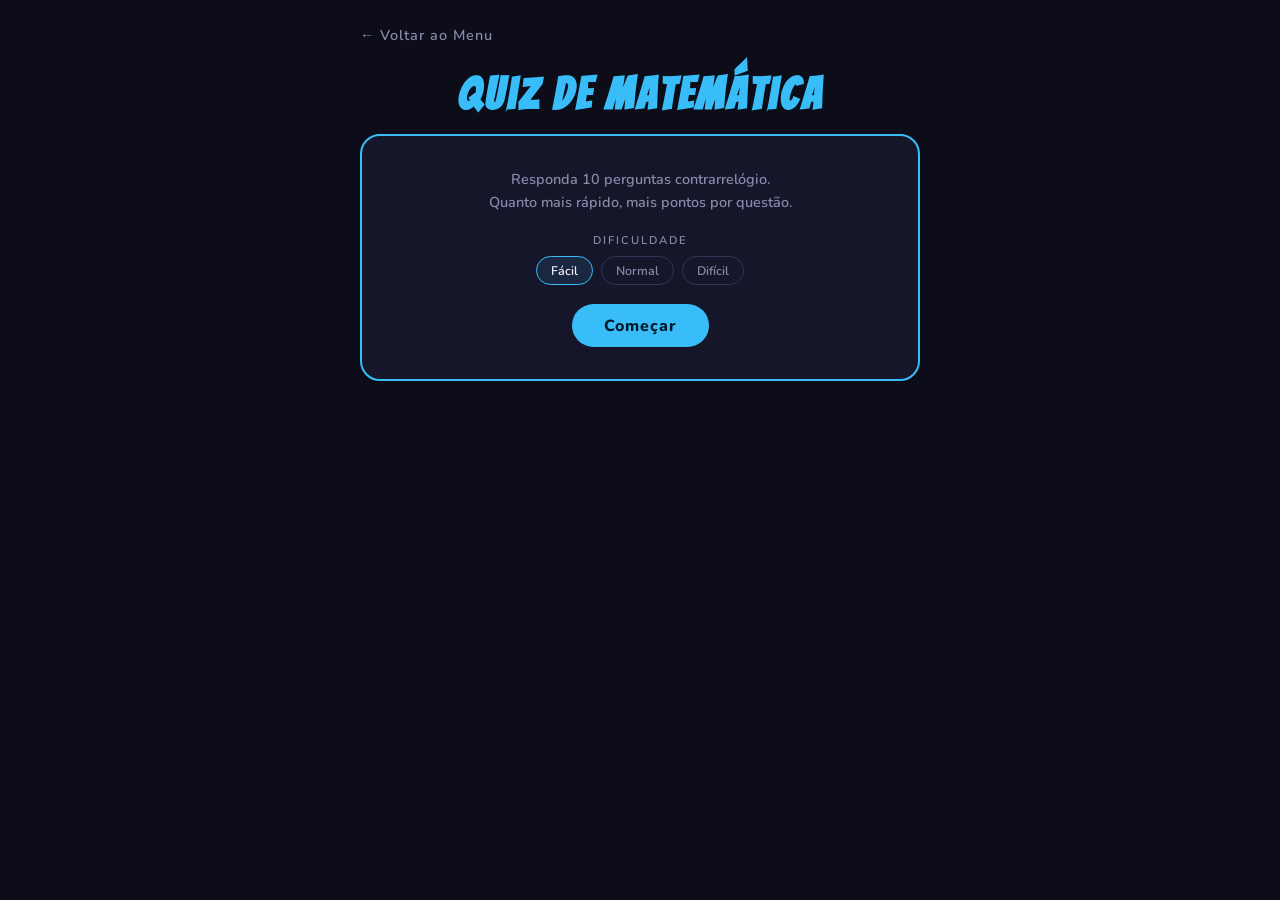
<file: minijogos/quiz.html>
<!DOCTYPE html>
<html lang="pt-BR">
<head>
  <meta charset="UTF-8" />
  <meta name="viewport" content="width=device-width, initial-scale=1.0, viewport-fit=cover" />
  <title>Quiz de Matemática</title>
  <link href="https://fonts.googleapis.com/css2?family=Bangers&family=Nunito:wght@400;600;800&display=swap" rel="stylesheet" />
  <style>
    *, *::before, *::after { box-sizing: border-box; margin: 0; padding: 0; }

    :root {
      --bg: #0d0d1a;
      --card-bg: #16162a;
      --accent: #38bdf8;
      --text: #f0f0f8;
      --muted: #8888aa;
      --green: #4ecdc4;
      --red: #ff4757;
      --yellow: #f7c948;
    }

    body {
      background: var(--bg);
      color: var(--text);
      font-family: 'Nunito', sans-serif;
      min-height: 100vh;
      display: flex;
      flex-direction: column;
      align-items: center;
      padding: 1.5rem 1rem 3rem;
    }

    nav { width: 100%; max-width: 560px; margin-bottom: 1.5rem; }
    nav a { color: var(--muted); text-decoration: none; font-weight: 600; font-size: 0.9rem; letter-spacing: 1px; transition: color 0.2s; }
    nav a:hover { color: var(--accent); }

    h1 { font-family: 'Bangers', cursive; font-size: 2.8rem; color: var(--accent); letter-spacing: 3px; margin-bottom: 1rem; }

    .game-box {
      background: var(--card-bg);
      border-radius: 20px;
      border: 2px solid var(--accent);
      padding: 2rem 1.75rem;
      max-width: 560px;
      width: 100%;
      display: flex;
      flex-direction: column;
      align-items: center;
      gap: 1.4rem;
    }

    /* Top bar: score + timer */
    .top-bar { display: flex; width: 100%; justify-content: space-between; align-items: center; }
    .score-disp { font-family: 'Bangers', cursive; font-size: 1.6rem; color: var(--yellow); letter-spacing: 1px; }
    .score-label { font-size: 0.7rem; color: var(--muted); text-transform: uppercase; letter-spacing: 2px; display: block; line-height: 1; }

    /* Timer bar */
    .timer-wrap { width: 100%; }
    .timer-bar-bg { width: 100%; height: 8px; background: #1e1e38; border-radius: 50px; overflow: hidden; }
    .timer-bar { height: 100%; background: var(--accent); border-radius: 50px; transition: width 0.1s linear, background 0.3s; }

    /* Progress */
    .progress { font-size: 0.75rem; color: var(--muted); font-weight: 600; letter-spacing: 1px; }

    /* Question */
    .question {
      font-family: 'Bangers', cursive;
      font-size: 3.5rem;
      color: var(--text);
      letter-spacing: 3px;
      text-align: center;
      line-height: 1.1;
    }

    /* Options */
    .options { display: grid; grid-template-columns: 1fr 1fr; gap: 10px; width: 100%; }
    .opt-btn {
      padding: 0.85rem;
      border-radius: 12px;
      border: 2px solid #333355;
      background: #1e1e38;
      color: var(--text);
      font-family: 'Nunito', sans-serif;
      font-weight: 800;
      font-size: 1.4rem;
      cursor: pointer;
      transition: border-color 0.15s, background 0.15s, transform 0.1s;
      text-align: center;
    }
    .opt-btn:hover:not(:disabled) { border-color: var(--accent); background: #242440; transform: scale(1.03); }
    .opt-btn:disabled { cursor: default; transform: none; }
    .opt-btn.correct { border-color: var(--green); background: rgba(78,205,196,0.15); color: var(--green); }
    .opt-btn.wrong { border-color: var(--red); background: rgba(255,71,87,0.15); color: var(--red); }
    .opt-btn.reveal { border-color: var(--green); background: rgba(78,205,196,0.1); color: var(--green); }

    /* Feedback */
    .feedback {
      font-family: 'Bangers', cursive;
      font-size: 1.8rem;
      letter-spacing: 2px;
      min-height: 2.2rem;
      text-align: center;
    }
    .feedback.ok { color: var(--green); }
    .feedback.no { color: var(--red); }

    /* Result screen */
    .result-screen {
      display: none;
      flex-direction: column;
      align-items: center;
      gap: 1rem;
      width: 100%;
    }
    .result-screen.show { display: flex; }

    .final-score {
      font-family: 'Bangers', cursive;
      font-size: 5rem;
      color: var(--yellow);
      line-height: 1;
    }
    .final-label { color: var(--muted); font-size: 0.9rem; font-weight: 600; letter-spacing: 1px; }
    .final-detail { font-size: 1rem; color: var(--muted); font-weight: 600; }
    .final-detail span { color: var(--text); font-weight: 800; }

    .stars { font-size: 2.5rem; letter-spacing: 8px; }

    /* Diff */
    .diff-buttons { display: flex; gap: 8px; flex-wrap: wrap; justify-content: center; }
    .diff-btn {
      padding: 5px 14px;
      border-radius: 50px;
      border: 1.5px solid #333355;
      background: transparent;
      color: var(--muted);
      font-family: 'Nunito', sans-serif;
      font-weight: 600;
      font-size: 0.78rem;
      cursor: pointer;
      transition: border-color 0.2s, color 0.2s, background 0.2s;
    }
    .diff-btn:hover, .diff-btn.active { border-color: var(--accent); color: var(--text); background: rgba(56,189,248,0.1); }

    .btn {
      padding: 0.65rem 2rem;
      border-radius: 50px;
      border: none;
      background: var(--accent);
      color: #001a2a;
      font-family: 'Nunito', sans-serif;
      font-weight: 800;
      font-size: 1rem;
      cursor: pointer;
      letter-spacing: 1px;
      transition: filter 0.2s, transform 0.15s;
    }
    .btn:hover { filter: brightness(1.1); transform: scale(1.04); }

    .play-area { display: flex; flex-direction: column; align-items: center; gap: 1.4rem; width: 100%; }
    .start-screen { display: flex; flex-direction: column; align-items: center; gap: 1.2rem; width: 100%; }
    .start-desc { color: var(--muted); font-size: 0.9rem; font-weight: 600; text-align: center; line-height: 1.6; }
  </style>
  <meta name="theme-color" content="#7c3aed" />
  <meta name="apple-mobile-web-app-capable" content="yes" />
  <link rel="manifest" href="manifest.json" />
  <link rel="apple-touch-icon" href="icons/icon-192.png" />
  <script src="pwa.js" defer></script>
</head>
<body>
  <nav><a href="index.html">← Voltar ao Menu</a></nav>
  <h1>Quiz de Matemática</h1>

  <div class="game-box">

    <!-- Start screen -->
    <div class="start-screen" id="start-screen">
      <p class="start-desc">Responda 10 perguntas contrarrelógio.<br>Quanto mais rápido, mais pontos por questão.</p>
      <div>
        <div style="font-size:0.7rem;color:var(--muted);text-transform:uppercase;letter-spacing:2px;font-weight:600;text-align:center;margin-bottom:8px;">Dificuldade</div>
        <div class="diff-buttons">
          <button class="diff-btn active" onclick="setDiff('easy', this)">Fácil</button>
          <button class="diff-btn" onclick="setDiff('medium', this)">Normal</button>
          <button class="diff-btn" onclick="setDiff('hard', this)">Difícil</button>
        </div>
      </div>
      <button class="btn" onclick="startGame()">Começar</button>
    </div>

    <!-- Play area -->
    <div class="play-area" id="play-area" style="display:none">
      <div class="top-bar">
        <div>
          <span class="score-label">Pontos</span>
          <span class="score-disp" id="score-disp">0</span>
        </div>
        <div style="text-align:right">
          <span class="score-label">Questão</span>
          <span class="score-disp" id="q-num">1 / 10</span>
        </div>
      </div>

      <div class="timer-wrap">
        <div class="timer-bar-bg"><div class="timer-bar" id="timer-bar"></div></div>
      </div>

      <div class="question" id="question">?</div>

      <div class="options" id="options"></div>

      <div class="feedback" id="feedback"></div>
    </div>

    <!-- Result screen -->
    <div class="result-screen" id="result-screen">
      <div class="final-score" id="final-score">0</div>
      <div class="final-label">Pontuação Final</div>
      <div class="stars" id="stars"></div>
      <div class="final-detail">Acertos: <span id="final-hits">0</span> de 10</div>
      <div class="final-detail">Melhor: <span id="best-score">0</span></div>
      <button class="btn" onclick="restartGame()">Jogar Novamente</button>
    </div>

  </div>

<script>
let diff = 'easy';
let currentQ = 0, score = 0, hits = 0, timerInt, timeLeft, bestScore = 0;
const TOTAL = 10;
const TIME = 12; // seconds per question

function setDiff(d, btn) {
  document.querySelectorAll('.diff-btn').forEach(b => b.classList.remove('active'));
  btn.classList.add('active');
  diff = d;
}

function genQuestion() {
  const ops = diff === 'easy'
    ? ['+', '-', '*', '*', '*', '/', '/']
    : diff === 'medium'
    ? ['+', '-', '*', '*', '*', '*', '/', '/', '/']
    : ['+', '-', '*', '*', '*', '*', '*', '/', '/', '/', '/'];

  const op = ops[Math.floor(Math.random() * ops.length)];

  let a, b, answer, text;

  if (op === '+') {
    a = rand(diff);
    b = rand(diff);
    answer = a + b;
    text = `${a} + ${b}`;
  }

  else if (op === '-') {
    a = rand(diff);
    b = rand(diff);
    if (b > a) [a, b] = [b, a];
    answer = a - b;
    text = `${a} − ${b}`;
  }

  else if (op === '*') {
    if (diff === 'easy') {
      a = Math.floor(Math.random() * 10) + 2;
      b = Math.floor(Math.random() * 10) + 2;
    } else if (diff === 'medium') {
      a = Math.floor(Math.random() * 15) + 2;
      b = Math.floor(Math.random() * 15) + 2;
    } else {
      a = Math.floor(Math.random() * 25) + 2;
      b = Math.floor(Math.random() * 25) + 2;
    }

    answer = a * b;
    text = `${a} × ${b}`;
  }

  else {
    if (diff === 'easy') {
      b = Math.floor(Math.random() * 9) + 2;
      answer = Math.floor(Math.random() * 20) + 1;
    } else if (diff === 'medium') {
      b = Math.floor(Math.random() * 15) + 2;
      answer = Math.floor(Math.random() * 40) + 1;
    } else {
      b = Math.floor(Math.random() * 20) + 2;
      answer = Math.floor(Math.random() * 80) + 1;
    }

    a = answer * b;
    text = `${a} ÷ ${b}`;
  }

  const wrongSet = new Set();

  while (wrongSet.size < 3) {
    let erro = answer + (Math.floor(Math.random() * 20) - 10);

    if (erro !== answer && erro >= 0) {
      wrongSet.add(erro);
    }
  }

  const options = shuffle([answer, ...wrongSet]);

  return {
    text,
    answer,
    options
  };
}

function rand(d) {
  if (d === 'easy') return Math.floor(Math.random() * 20) + 1;
  if (d === 'medium') return Math.floor(Math.random() * 50) + 1;
  return Math.floor(Math.random() * 100) + 1;
}

function randMul(d) {
  if (d === 'easy') return Math.floor(Math.random() * 9) + 2;
  if (d === 'medium') return Math.floor(Math.random() * 12) + 2;
  return Math.floor(Math.random() * 15) + 2;
}

function shuffle(a) {
  for (let i = a.length - 1; i > 0; i--) {
    const j = Math.floor(Math.random() * (i + 1));
    [a[i], a[j]] = [a[j], a[i]];
  }
  return a;
}

let currentQuestion = null;

function startGame() {
  currentQ = 0; score = 0; hits = 0;
  document.getElementById('start-screen').style.display = 'none';
  document.getElementById('result-screen').classList.remove('show');
  document.getElementById('play-area').style.display = 'flex';
  nextQuestion();
}

function nextQuestion() {
  if (currentQ >= TOTAL) { endGame(); return; }
  currentQ++;
  document.getElementById('q-num').textContent = `${currentQ} / ${TOTAL}`;
  document.getElementById('score-disp').textContent = score;
  document.getElementById('feedback').textContent = '';
  document.getElementById('feedback').className = 'feedback';

  currentQuestion = genQuestion();
  document.getElementById('question').textContent = currentQuestion.text + ' = ?';

  const opts = document.getElementById('options');
  opts.innerHTML = '';
  currentQuestion.options.forEach(opt => {
    const btn = document.createElement('button');
    btn.className = 'opt-btn';
    btn.textContent = opt;
    btn.addEventListener('click', () => answer(opt, btn));
    opts.appendChild(btn);
  });

  startTimer();
}

function startTimer() {
  clearInterval(timerInt);
  timeLeft = TIME;
  updateTimerBar();
  timerInt = setInterval(() => {
    timeLeft -= 0.1;
    updateTimerBar();
    if (timeLeft <= 0) {
      clearInterval(timerInt);
      timeUp();
    }
  }, 100);
}

function updateTimerBar() {
  const pct = Math.max(0, (timeLeft / TIME) * 100);
  const bar = document.getElementById('timer-bar');
  bar.style.width = pct + '%';
  bar.style.background = pct > 50 ? 'var(--accent)' : pct > 25 ? 'var(--yellow)' : 'var(--red)';
}

function answer(val, btn) {
  clearInterval(timerInt);
  disableOptions();

  const correct = val === currentQuestion.answer;
  if (correct) {
    btn.classList.add('correct');
    hits++;
    const bonus = Math.ceil(timeLeft / TIME * 100);
    score += bonus;
    document.getElementById('feedback').textContent = `+${bonus} pts`;
    document.getElementById('feedback').className = 'feedback ok';
  } else {
    btn.classList.add('wrong');
    document.getElementById('feedback').textContent = 'Errou!';
    document.getElementById('feedback').className = 'feedback no';
    // Reveal correct
    document.querySelectorAll('.opt-btn').forEach(b => {
      if (parseInt(b.textContent) === currentQuestion.answer || b.textContent == currentQuestion.answer) {
        b.classList.add('reveal');
      }
    });
  }

  setTimeout(nextQuestion, 1200);
}

function timeUp() {
  disableOptions();
  document.getElementById('feedback').textContent = 'Tempo esgotado!';
  document.getElementById('feedback').className = 'feedback no';
  document.querySelectorAll('.opt-btn').forEach(b => {
    if (b.textContent == currentQuestion.answer) b.classList.add('reveal');
  });
  setTimeout(nextQuestion, 1200);
}

function disableOptions() {
  document.querySelectorAll('.opt-btn').forEach(b => b.disabled = true);
}

function endGame() {
  clearInterval(timerInt);
  document.getElementById('play-area').style.display = 'none';
  document.getElementById('result-screen').classList.add('show');

  if (score > bestScore) bestScore = score;

  document.getElementById('final-score').textContent = score;
  document.getElementById('final-hits').textContent = hits;
  document.getElementById('best-score').textContent = bestScore;

  const ratio = hits / TOTAL;
  let starsStr = ratio >= 0.9 ? '★★★' : ratio >= 0.6 ? '★★☆' : '★☆☆';
  document.getElementById('stars').textContent = starsStr;
}

function restartGame() {
  document.getElementById('result-screen').classList.remove('show');
  document.getElementById('start-screen').style.display = 'flex';
}
</script>
</body>
</html>
</file>
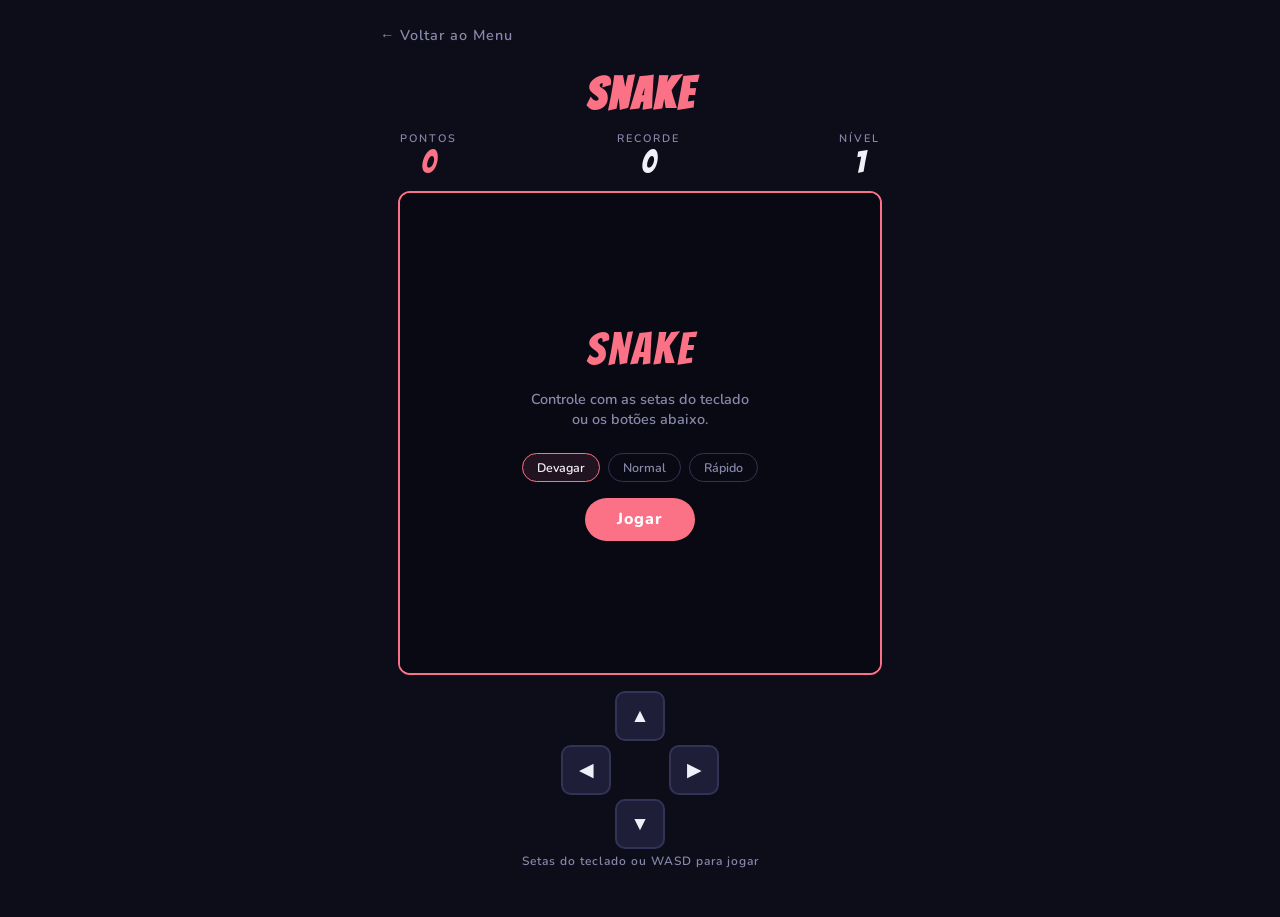
<file: minijogos/snake.html>
<!DOCTYPE html>
<html lang="pt-BR">
<head>
  <meta charset="UTF-8" />
  <meta name="viewport" content="width=device-width, initial-scale=1.0, viewport-fit=cover" />
  <title>Snake</title>
  <link href="https://fonts.googleapis.com/css2?family=Bangers&family=Nunito:wght@400;600;800&display=swap" rel="stylesheet" />
  <style>
    *, *::before, *::after { box-sizing: border-box; margin: 0; padding: 0; }

    :root {
      --bg: #0d0d1a;
      --card-bg: #16162a;
      --accent: #fb7185;
      --text: #f0f0f8;
      --muted: #8888aa;
      --green: #4ecdc4;
      --snake: #fb7185;
      --food: #f7c948;
    }

    body {
      background: var(--bg);
      color: var(--text);
      font-family: 'Nunito', sans-serif;
      min-height: 100vh;
      display: flex;
      flex-direction: column;
      align-items: center;
      padding: 1.5rem 1rem 3rem;
    }

    nav { width: 100%; max-width: 520px; margin-bottom: 1.5rem; }
    nav a { color: var(--muted); text-decoration: none; font-weight: 600; font-size: 0.9rem; letter-spacing: 1px; transition: color 0.2s; }
    nav a:hover { color: var(--accent); }

    h1 { font-family: 'Bangers', cursive; font-size: 2.8rem; color: var(--accent); letter-spacing: 3px; margin-bottom: 0.8rem; }

    .top-bar {
      display: flex;
      width: 100%;
      max-width: 480px;
      justify-content: space-between;
      margin-bottom: 0.75rem;
      align-items: center;
    }
    .stat { text-align: center; }
    .stat-label { font-size: 0.68rem; color: var(--muted); text-transform: uppercase; letter-spacing: 2px; font-weight: 600; display: block; }
    .stat-val { font-family: 'Bangers', cursive; font-size: 2rem; color: var(--text); line-height: 1; }
    .stat-val.accent { color: var(--accent); }

    .canvas-wrap {
      position: relative;
      border-radius: 12px;
      overflow: hidden;
      border: 2px solid var(--accent);
    }

    canvas {
      display: block;
      background: #0a0a14;
    }

    .overlay {
      position: absolute;
      inset: 0;
      background: rgba(10,10,20,0.85);
      display: flex;
      flex-direction: column;
      align-items: center;
      justify-content: center;
      gap: 1rem;
    }
    .overlay.hidden { display: none; }

    .overlay-title {
      font-family: 'Bangers', cursive;
      font-size: 2.8rem;
      color: var(--accent);
      letter-spacing: 3px;
    }
    .overlay-sub { color: var(--muted); font-weight: 600; font-size: 0.9rem; text-align: center; }

    /* Mobile controls */
    .dpad {
      display: grid;
      grid-template-columns: repeat(3, 50px);
      grid-template-rows: repeat(3, 50px);
      gap: 4px;
      margin-top: 1rem;
    }
    .dpad-btn {
      border-radius: 10px;
      border: 2px solid #333355;
      background: #1e1e38;
      color: var(--text);
      font-size: 1.2rem;
      cursor: pointer;
      transition: background 0.15s, border-color 0.15s;
      display: flex;
      align-items: center;
      justify-content: center;
    }
    .dpad-btn:active { background: var(--accent); border-color: var(--accent); }
    .dpad-empty { background: transparent; border: none; pointer-events: none; }

    .diff-buttons { display: flex; gap: 8px; margin-top: 0.5rem; flex-wrap: wrap; justify-content: center; }
    .diff-btn {
      padding: 5px 14px;
      border-radius: 50px;
      border: 1.5px solid #333355;
      background: transparent;
      color: var(--muted);
      font-family: 'Nunito', sans-serif;
      font-weight: 600;
      font-size: 0.78rem;
      cursor: pointer;
      transition: border-color 0.2s, color 0.2s, background 0.2s;
    }
    .diff-btn:hover, .diff-btn.active { border-color: var(--accent); color: var(--text); background: rgba(251,113,133,0.1); }

    .btn {
      padding: 0.65rem 2rem;
      border-radius: 50px;
      border: none;
      background: var(--accent);
      color: #fff;
      font-family: 'Nunito', sans-serif;
      font-weight: 800;
      font-size: 1rem;
      cursor: pointer;
      letter-spacing: 1px;
      transition: filter 0.2s, transform 0.15s;
    }
    .btn:hover { filter: brightness(1.1); transform: scale(1.04); }

    .hint { font-size: 0.75rem; color: var(--muted); font-weight: 600; letter-spacing: 1px; margin-top: 0.25rem; }
  </style>
  <meta name="theme-color" content="#7c3aed" />
  <meta name="apple-mobile-web-app-capable" content="yes" />
  <link rel="manifest" href="manifest.json" />
  <link rel="apple-touch-icon" href="icons/icon-192.png" />
  <script src="pwa.js" defer></script>
</head>
<body>
  <nav><a href="index.html">← Voltar ao Menu</a></nav>
  <h1>Snake</h1>

  <div class="top-bar">
    <div class="stat">
      <span class="stat-label">Pontos</span>
      <span class="stat-val accent" id="score">0</span>
    </div>
    <div class="stat">
      <span class="stat-label">Recorde</span>
      <span class="stat-val" id="best">0</span>
    </div>
    <div class="stat">
      <span class="stat-label">Nível</span>
      <span class="stat-val" id="level">1</span>
    </div>
  </div>

  <div class="canvas-wrap">
    <canvas id="canvas" width="480" height="480"></canvas>
    <div class="overlay" id="overlay">
      <div class="overlay-title" id="overlay-title">Snake</div>
      <div class="overlay-sub" id="overlay-sub">Controle com as setas do teclado<br>ou os botões abaixo.</div>
      <div class="diff-buttons">
        <button class="diff-btn active" onclick="setSpeed(150, this)">Devagar</button>
        <button class="diff-btn" onclick="setSpeed(100, this)">Normal</button>
        <button class="diff-btn" onclick="setSpeed(65, this)">Rápido</button>
      </div>
      <button class="btn" id="start-btn" onclick="startGame()">Jogar</button>
    </div>
  </div>

  <div class="dpad">
    <div class="dpad-empty"></div>
    <button class="dpad-btn" onclick="changeDir(0,-1)">▲</button>
    <div class="dpad-empty"></div>
    <button class="dpad-btn" onclick="changeDir(-1,0)">◀</button>
    <div class="dpad-empty"></div>
    <button class="dpad-btn" onclick="changeDir(1,0)">▶</button>
    <div class="dpad-empty"></div>
    <button class="dpad-btn" onclick="changeDir(0,1)">▼</button>
    <div class="dpad-empty"></div>
  </div>

  <p class="hint">Setas do teclado ou WASD para jogar</p>

<script>
const canvas = document.getElementById('canvas');
const ctx = canvas.getContext('2d');

const COLS = 20, ROWS = 20;
const CELL = canvas.width / COLS;

let snake, dir, nextDir, food, score, best = 0, level, gameLoop, baseSpeed = 150, running = false;

const SNAKE_COLOR = '#fb7185';
const SNAKE_HEAD = '#ff3a5c';
const FOOD_COLOR = '#f7c948';
const GRID_COLOR = 'rgba(255,255,255,0.02)';

function setSpeed(ms, btn) {
  document.querySelectorAll('.diff-btn').forEach(b => b.classList.remove('active'));
  btn.classList.add('active');
  baseSpeed = ms;
}

function startGame() {
  document.getElementById('overlay').classList.add('hidden');
  snake = [{ x: 10, y: 10 }, { x: 9, y: 10 }, { x: 8, y: 10 }];
  dir = { x: 1, y: 0 };
  nextDir = { x: 1, y: 0 };
  score = 0; level = 1;
  document.getElementById('score').textContent = '0';
  document.getElementById('level').textContent = '1';
  placeFood();
  clearInterval(gameLoop);
  running = true;
  gameLoop = setInterval(tick, baseSpeed);
}

function placeFood() {
  let pos;
  do {
    pos = { x: Math.floor(Math.random() * COLS), y: Math.floor(Math.random() * ROWS) };
  } while (snake.some(s => s.x === pos.x && s.y === pos.y));
  food = pos;
}

function changeDir(dx, dy) {
  // Prevent reverse
  if (dx !== 0 && dir.x !== 0) return;
  if (dy !== 0 && dir.y !== 0) return;
  nextDir = { x: dx, y: dy };
}

function tick() {
  dir = nextDir;
  const head = { x: snake[0].x + dir.x, y: snake[0].y + dir.y };

  // Wall collision
  if (head.x < 0 || head.x >= COLS || head.y < 0 || head.y >= ROWS) { gameOver(); return; }
  // Self collision
  if (snake.some(s => s.x === head.x && s.y === head.y)) { gameOver(); return; }

  snake.unshift(head);

  if (head.x === food.x && head.y === food.y) {
    score += 10;
    level = Math.floor(score / 50) + 1;
    document.getElementById('score').textContent = score;
    document.getElementById('level').textContent = level;
    placeFood();
    // Speed up every 50 points
    clearInterval(gameLoop);
    const speed = Math.max(40, baseSpeed - (level - 1) * 10);
    gameLoop = setInterval(tick, speed);
  } else {
    snake.pop();
  }

  draw();
}

function draw() {
  ctx.clearRect(0, 0, canvas.width, canvas.height);

  // Grid
  ctx.strokeStyle = GRID_COLOR;
  ctx.lineWidth = 0.5;
  for (let i = 0; i <= COLS; i++) {
    ctx.beginPath(); ctx.moveTo(i * CELL, 0); ctx.lineTo(i * CELL, canvas.height); ctx.stroke();
  }
  for (let j = 0; j <= ROWS; j++) {
    ctx.beginPath(); ctx.moveTo(0, j * CELL); ctx.lineTo(canvas.width, j * CELL); ctx.stroke();
  }

  // Food
  const fx = food.x * CELL, fy = food.y * CELL;
  ctx.fillStyle = FOOD_COLOR;
  ctx.shadowColor = FOOD_COLOR;
  ctx.shadowBlur = 12;
  ctx.beginPath();
  ctx.arc(fx + CELL/2, fy + CELL/2, CELL/2 - 3, 0, Math.PI * 2);
  ctx.fill();
  ctx.shadowBlur = 0;

  // Snake
  snake.forEach((seg, i) => {
    const sx = seg.x * CELL, sy = seg.y * CELL;
    ctx.fillStyle = i === 0 ? SNAKE_HEAD : SNAKE_COLOR;
    if (i === 0) { ctx.shadowColor = SNAKE_HEAD; ctx.shadowBlur = 10; }
    else ctx.shadowBlur = 0;
    roundRect(ctx, sx + 1, sy + 1, CELL - 2, CELL - 2, 4);
    ctx.shadowBlur = 0;
  });
}

function roundRect(ctx, x, y, w, h, r) {
  ctx.beginPath();
  ctx.moveTo(x + r, y);
  ctx.lineTo(x + w - r, y);
  ctx.quadraticCurveTo(x + w, y, x + w, y + r);
  ctx.lineTo(x + w, y + h - r);
  ctx.quadraticCurveTo(x + w, y + h, x + w - r, y + h);
  ctx.lineTo(x + r, y + h);
  ctx.quadraticCurveTo(x, y + h, x, y + h - r);
  ctx.lineTo(x, y + r);
  ctx.quadraticCurveTo(x, y, x + r, y);
  ctx.closePath();
  ctx.fill();
}

function gameOver() {
  clearInterval(gameLoop);
  running = false;
  if (score > best) { best = score; document.getElementById('best').textContent = best; }
  const overlay = document.getElementById('overlay');
  overlay.classList.remove('hidden');
  document.getElementById('overlay-title').textContent = 'Game Over';
  document.getElementById('overlay-sub').textContent = `Pontuação: ${score}`;
  document.getElementById('start-btn').textContent = 'Jogar Novamente';
}

// Keyboard
document.addEventListener('keydown', e => {
  if (['ArrowUp','w','W'].includes(e.key)) { e.preventDefault(); changeDir(0, -1); }
  if (['ArrowDown','s','S'].includes(e.key)) { e.preventDefault(); changeDir(0, 1); }
  if (['ArrowLeft','a','A'].includes(e.key)) { e.preventDefault(); changeDir(-1, 0); }
  if (['ArrowRight','d','D'].includes(e.key)) { e.preventDefault(); changeDir(1, 0); }
  if (e.key === ' ' && !running) startGame();
});

// Initial draw
ctx.clearRect(0, 0, canvas.width, canvas.height);
</script>
</body>
</html>
</file>
